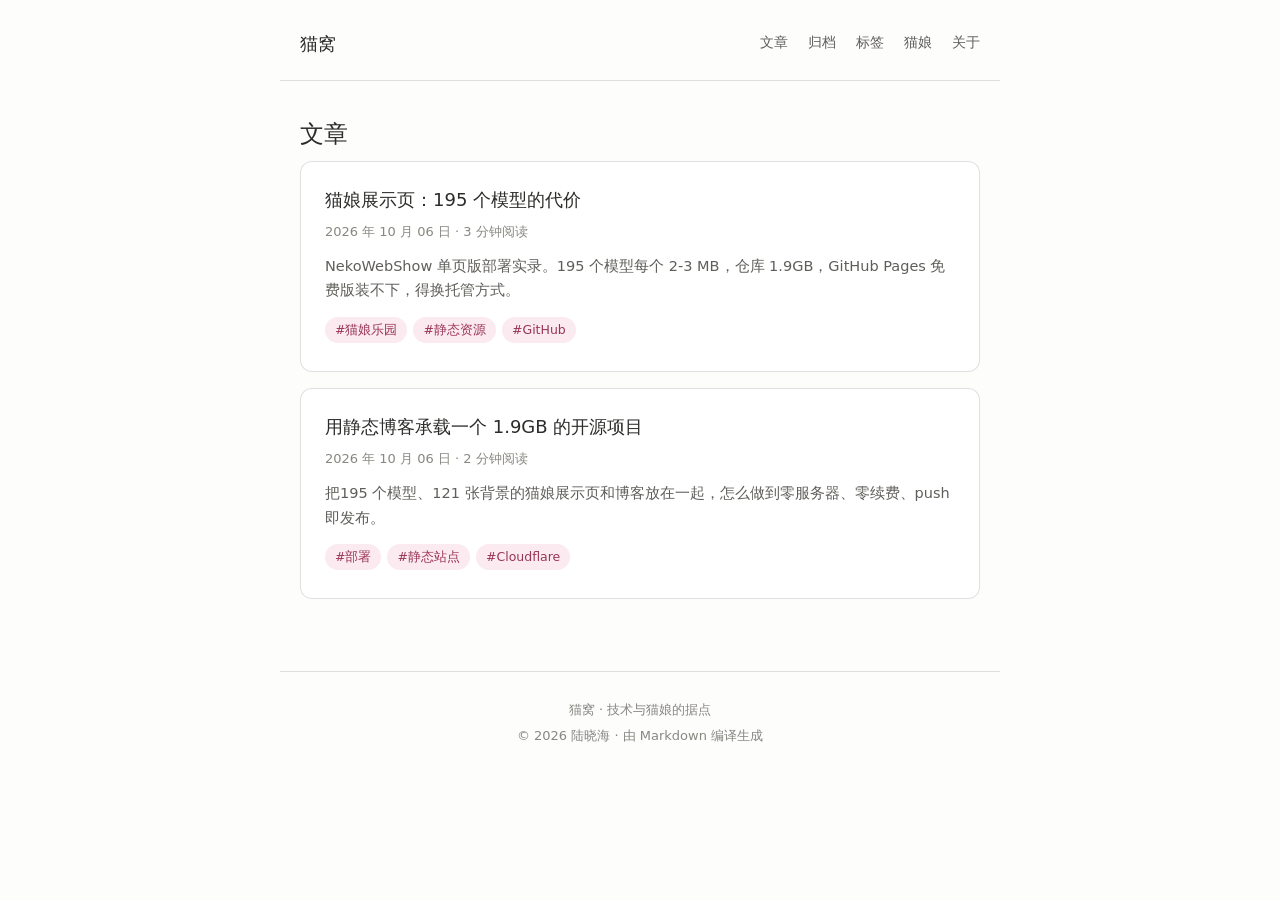
<file: index.html>
<!DOCTYPE html>
<html lang="zh-CN">
<head>
<meta charset="utf-8">
<meta name="viewport" content="width=device-width, initial-scale=1">
<title>文章 · 猫窝</title>
<meta name="description" content="技术与猫娘的据点">
<link rel="stylesheet" href="/css/style.css">
</head>
<body>
<header class="site-head">
  <a class="brand" href="/index.html">猫窝</a>
  <nav>
    <a href="/index.html">文章</a>
    <a href="/archive.html">归档</a>
    <a href="/tags.html">标签</a>
    <a href="/neko.html">猫娘</a>
    <a href="/about.html">关于</a>
  </nav>
</header>
<main class="list-wrap">
  <h1 class="page-title">文章</h1>
      <article class="card">
      <h2><a href="/posts/neko-web-show.html">猫娘展示页：195 个模型的代价</a></h2>
      <p class="card-meta">2026 年 10 月 06 日 · 3 分钟阅读</p>
      <p class="card-sum">NekoWebShow 单页版部署实录。195 个模型每个 2-3 MB，仓库 1.9GB，GitHub Pages 免费版装不下，得换托管方式。</p>
      <p class="card-tags"><span class="tag">#猫娘乐园</span><span class="tag">#静态资源</span><span class="tag">#GitHub</span></p>
    </article>
    <article class="card">
      <h2><a href="/posts/single-serve-static-site.html">用静态博客承载一个 1.9GB 的开源项目</a></h2>
      <p class="card-meta">2026 年 10 月 06 日 · 2 分钟阅读</p>
      <p class="card-sum">把195 个模型、121 张背景的猫娘展示页和博客放在一起，怎么做到零服务器、零续费、push 即发布。</p>
      <p class="card-tags"><span class="tag">#部署</span><span class="tag">#静态站点</span><span class="tag">#Cloudflare</span></p>
    </article>
</main>
<footer class="site-foot">
  <p>猫窝 · 技术与猫娘的据点</p>
  <p>© 2026 陆晓海 · 由 Markdown 编译生成</p>
</footer>
</body>
</html>
</file>
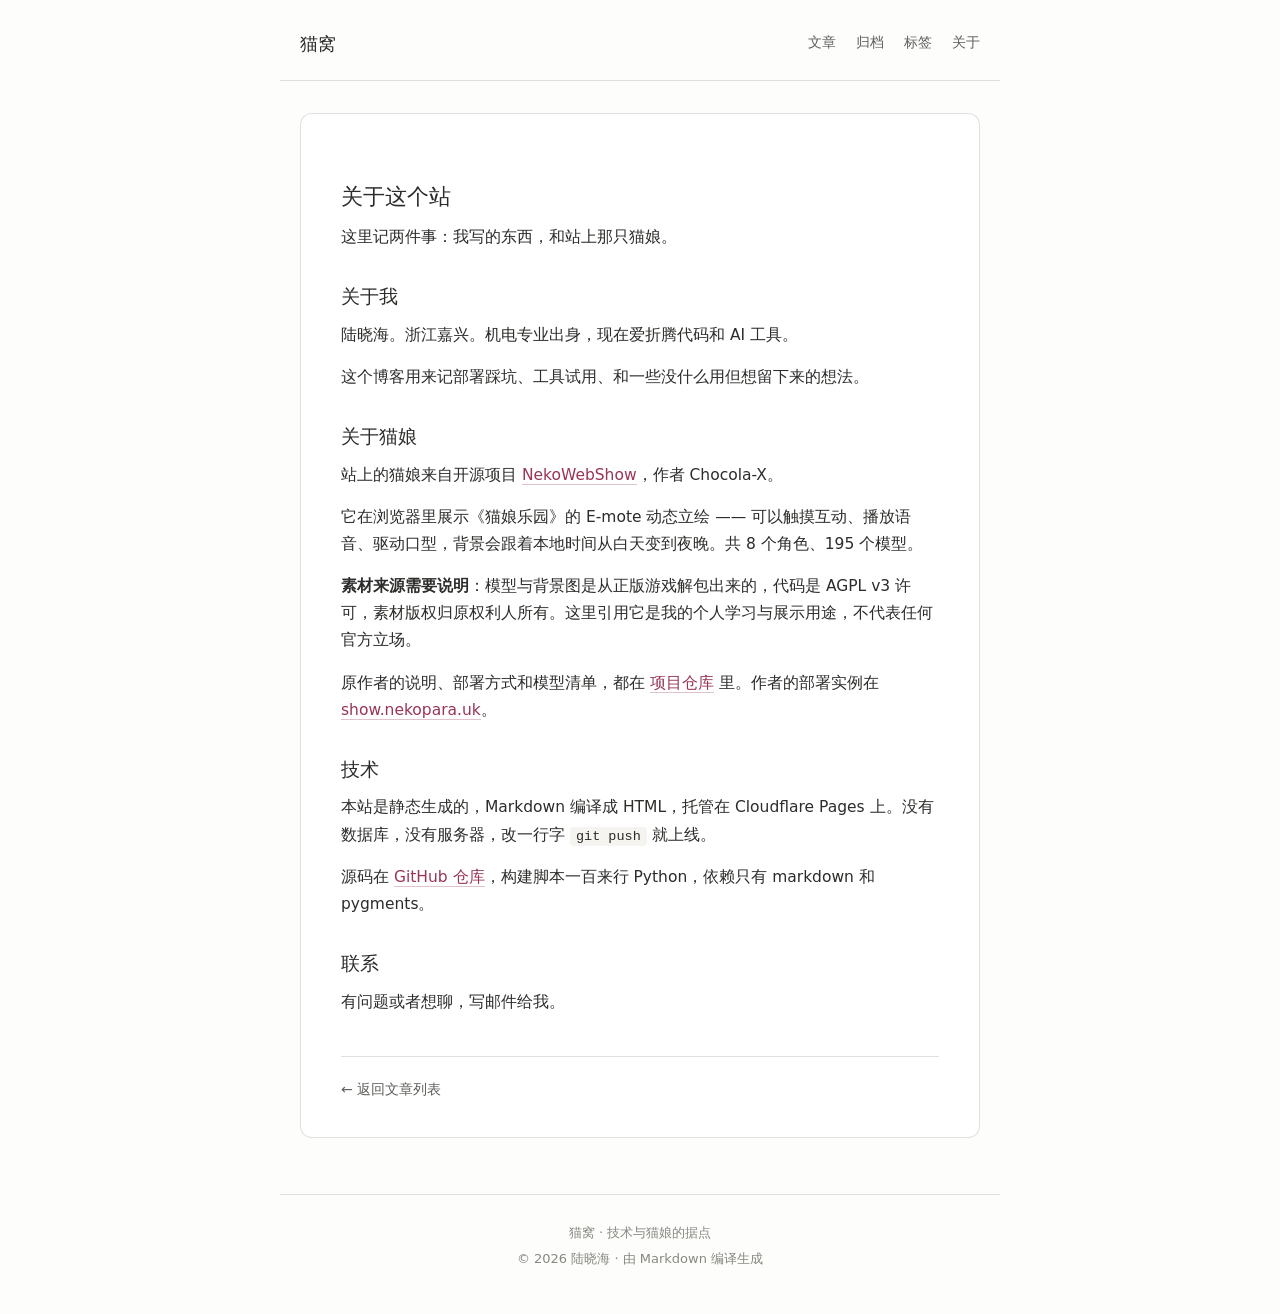
<file: about.html>
<!DOCTYPE html>
<html lang="zh-CN">
<head>
<meta charset="utf-8">
<meta name="viewport" content="width=device-width, initial-scale=1">
<title>关于 · 猫窝</title>
<meta name="description" content="关于猫窝与作者">
<link rel="stylesheet" href="/css/style.css">
</head>
<body>
<header class="site-head">
  <a class="brand" href="/index.html">猫窝</a>
  <nav>
    <a href="/index.html">文章</a>
    <a href="/archive.html">归档</a>
    <a href="/tags.html">标签</a>
    <a href="/about.html">关于</a>
  </nav>
</header>
<main class="post-wrap">
  <article class="post">
    <div class="post-body">
<h1 id="_1">关于这个站</h1>
<p>这里记两件事：我写的东西，和站上那只猫娘。</p>
<h2 id="_2">关于我</h2>
<p>陆晓海。浙江嘉兴。机电专业出身，现在爱折腾代码和 AI 工具。</p>
<p>这个博客用来记部署踩坑、工具试用、和一些没什么用但想留下来的想法。</p>
<h2 id="_3">关于猫娘</h2>
<p>站上的猫娘来自开源项目 <a href="https://github.com/Chocola-X/NekoWebShow">NekoWebShow</a>，作者 Chocola-X。</p>
<p>它在浏览器里展示《猫娘乐园》的 E-mote 动态立绘 —— 可以触摸互动、播放语音、驱动口型，背景会跟着本地时间从白天变到夜晚。共 8 个角色、195 个模型。</p>
<p><strong>素材来源需要说明</strong>：模型与背景图是从正版游戏解包出来的，代码是 AGPL v3 许可，素材版权归原权利人所有。这里引用它是我的个人学习与展示用途，不代表任何官方立场。</p>
<p>原作者的说明、部署方式和模型清单，都在 <a href="https://github.com/Chocola-X/NekoWebShow">项目仓库</a> 里。作者的部署实例在 <a href="https://show.nekopara.uk">show.nekopara.uk</a>。</p>
<h2 id="_4">技术</h2>
<p>本站是静态生成的，Markdown 编译成 HTML，托管在 Cloudflare Pages 上。没有数据库，没有服务器，改一行字 <code>git push</code> 就上线。</p>
<p>源码在 <a href="#">GitHub 仓库</a>，构建脚本一百来行 Python，依赖只有 markdown 和 pygments。</p>
<h2 id="_5">联系</h2>
<p>有问题或者想聊，写邮件给我。</p>
    </div>
    <nav class="post-nav">
      <a href="/index.html">← 返回文章列表</a>
    </nav>
  </article>
</main>
<footer class="site-foot">
  <p>猫窝 · 技术与猫娘的据点</p>
  <p>© 2026 陆晓海 · 由 Markdown 编译生成</p>
</footer>
</body>
</html>
</file>
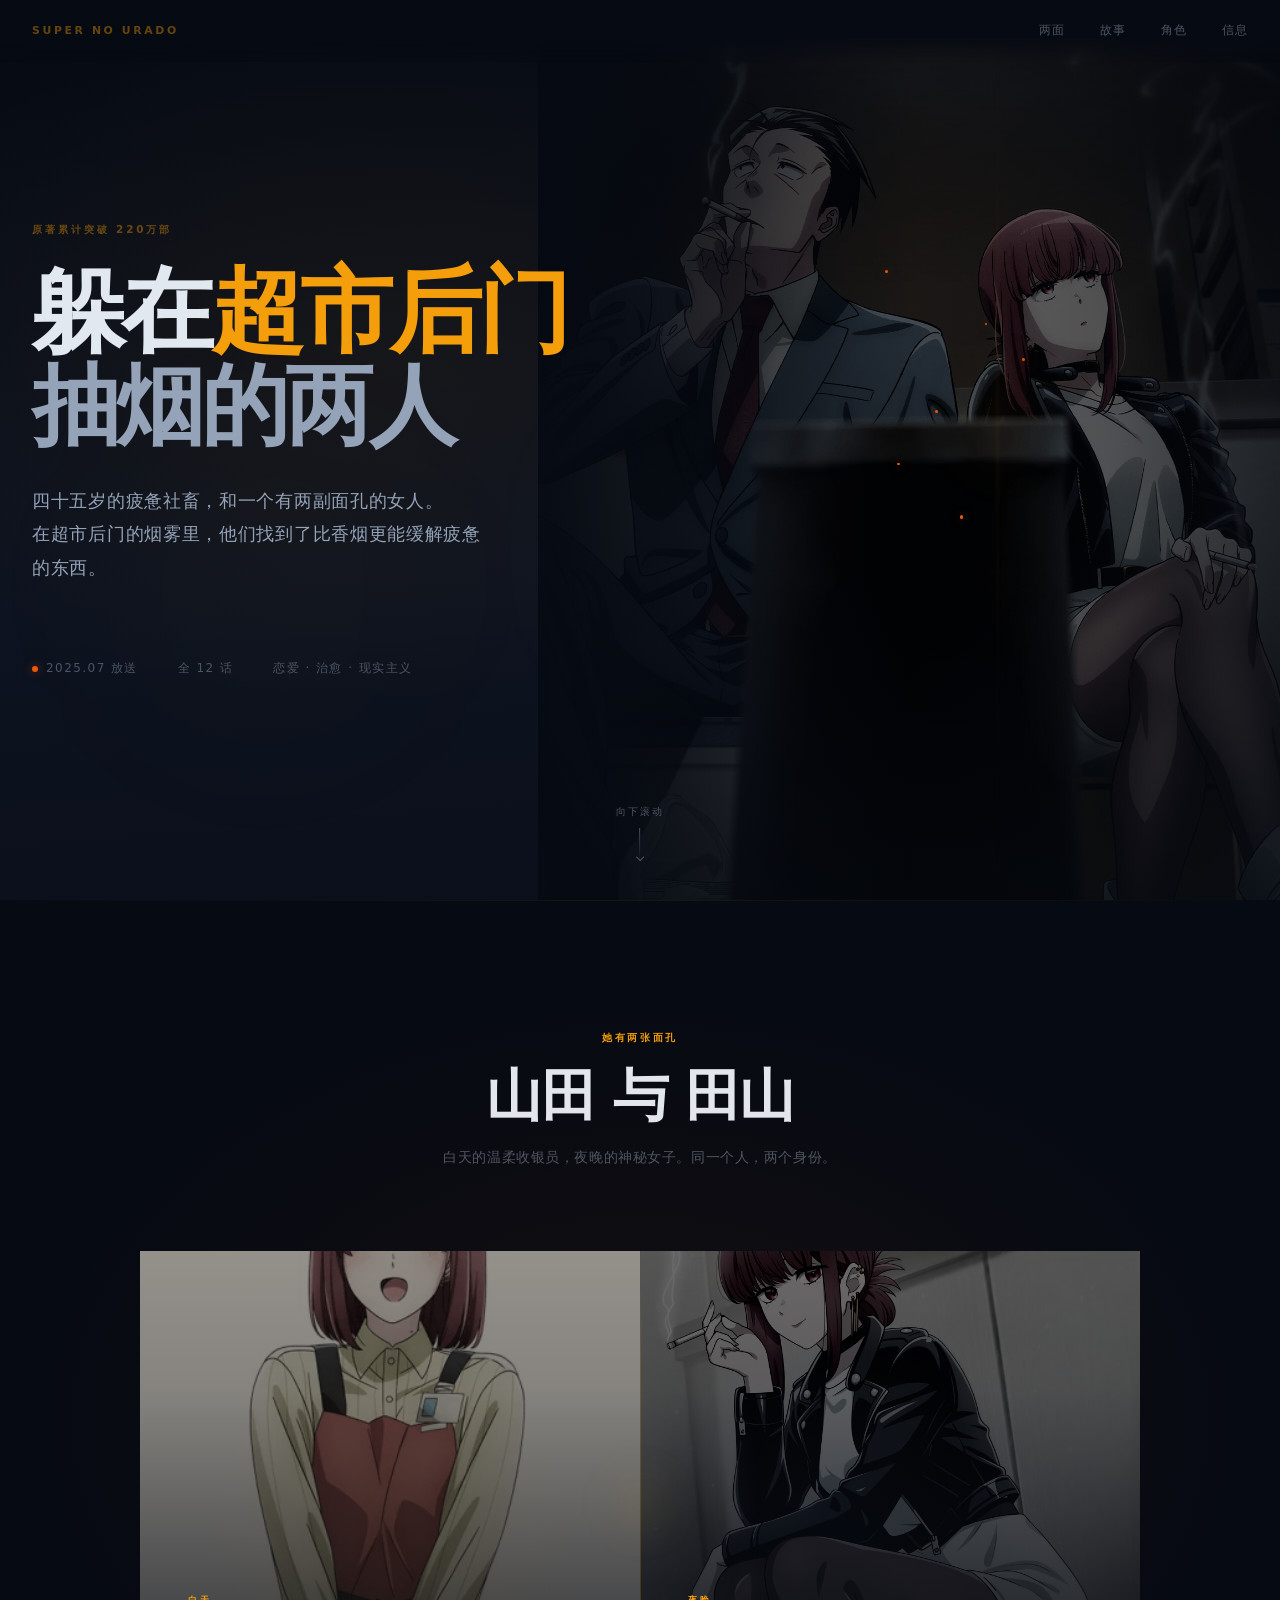
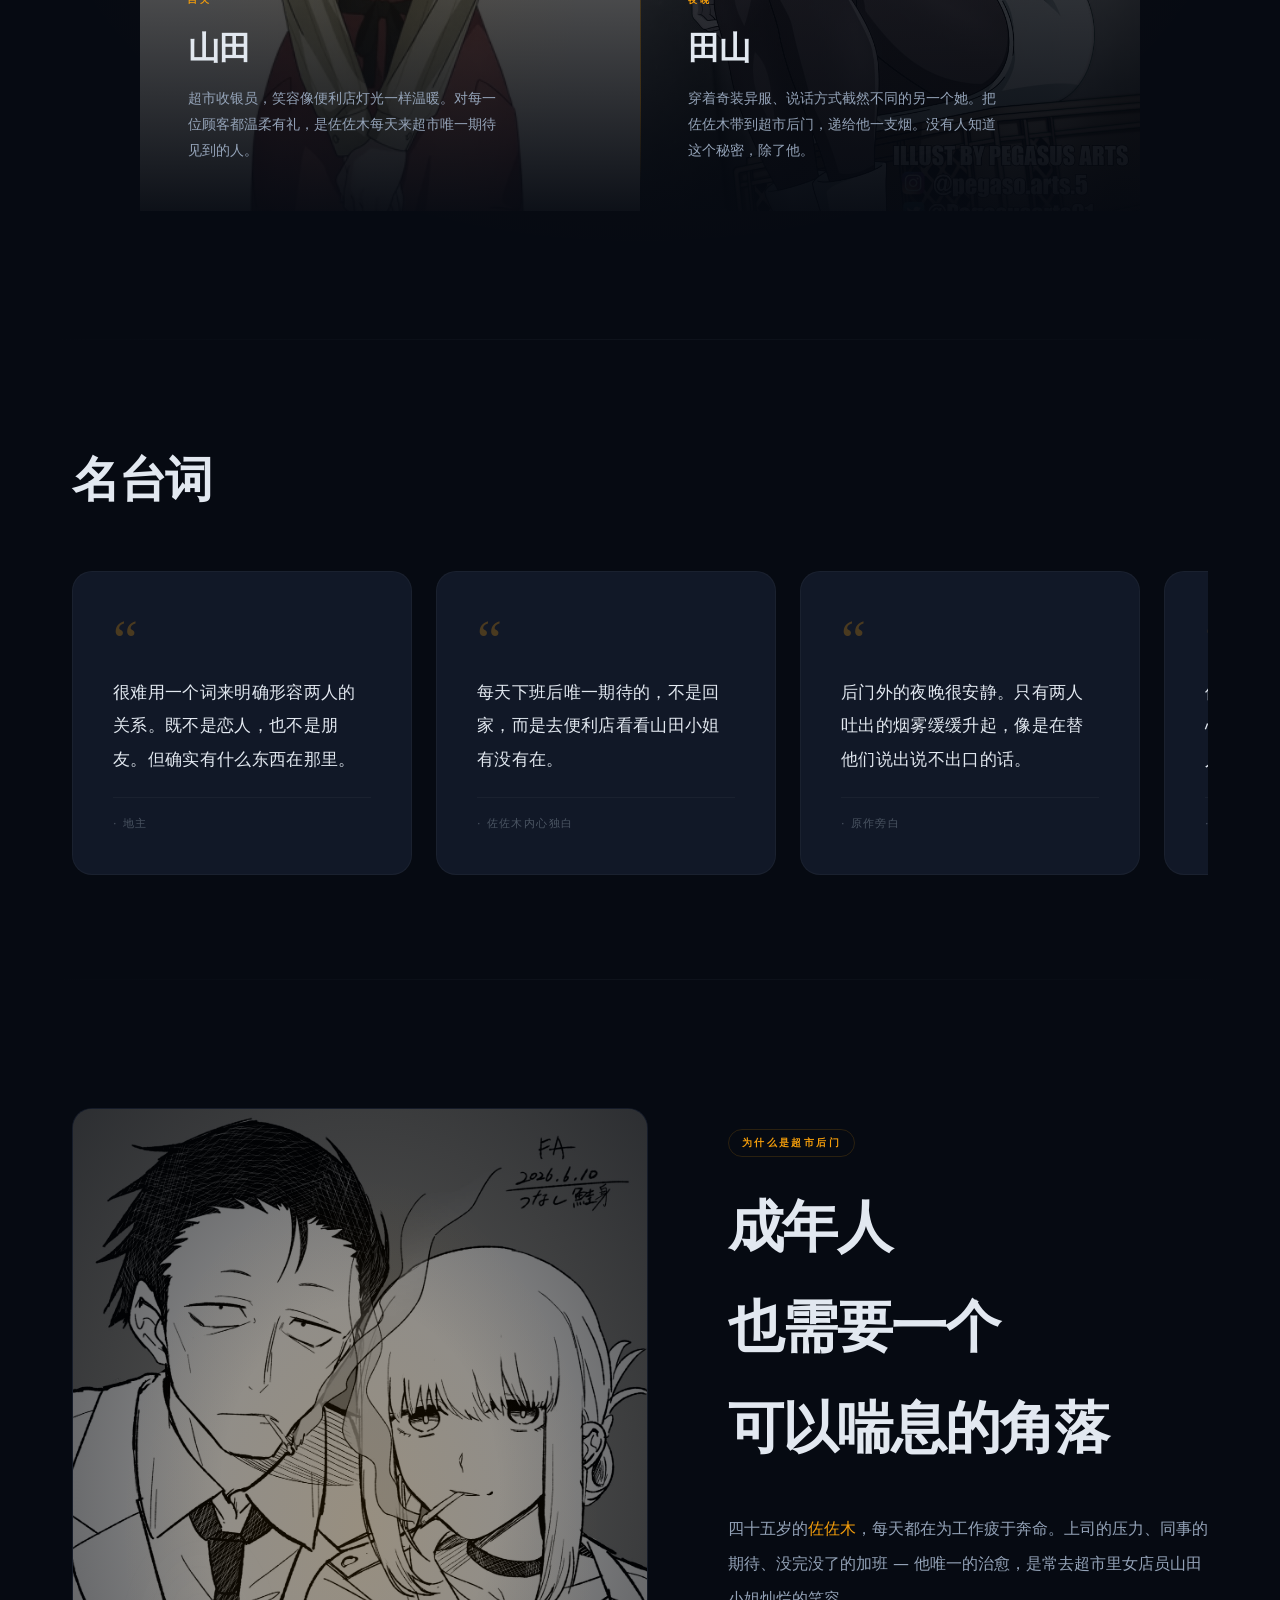
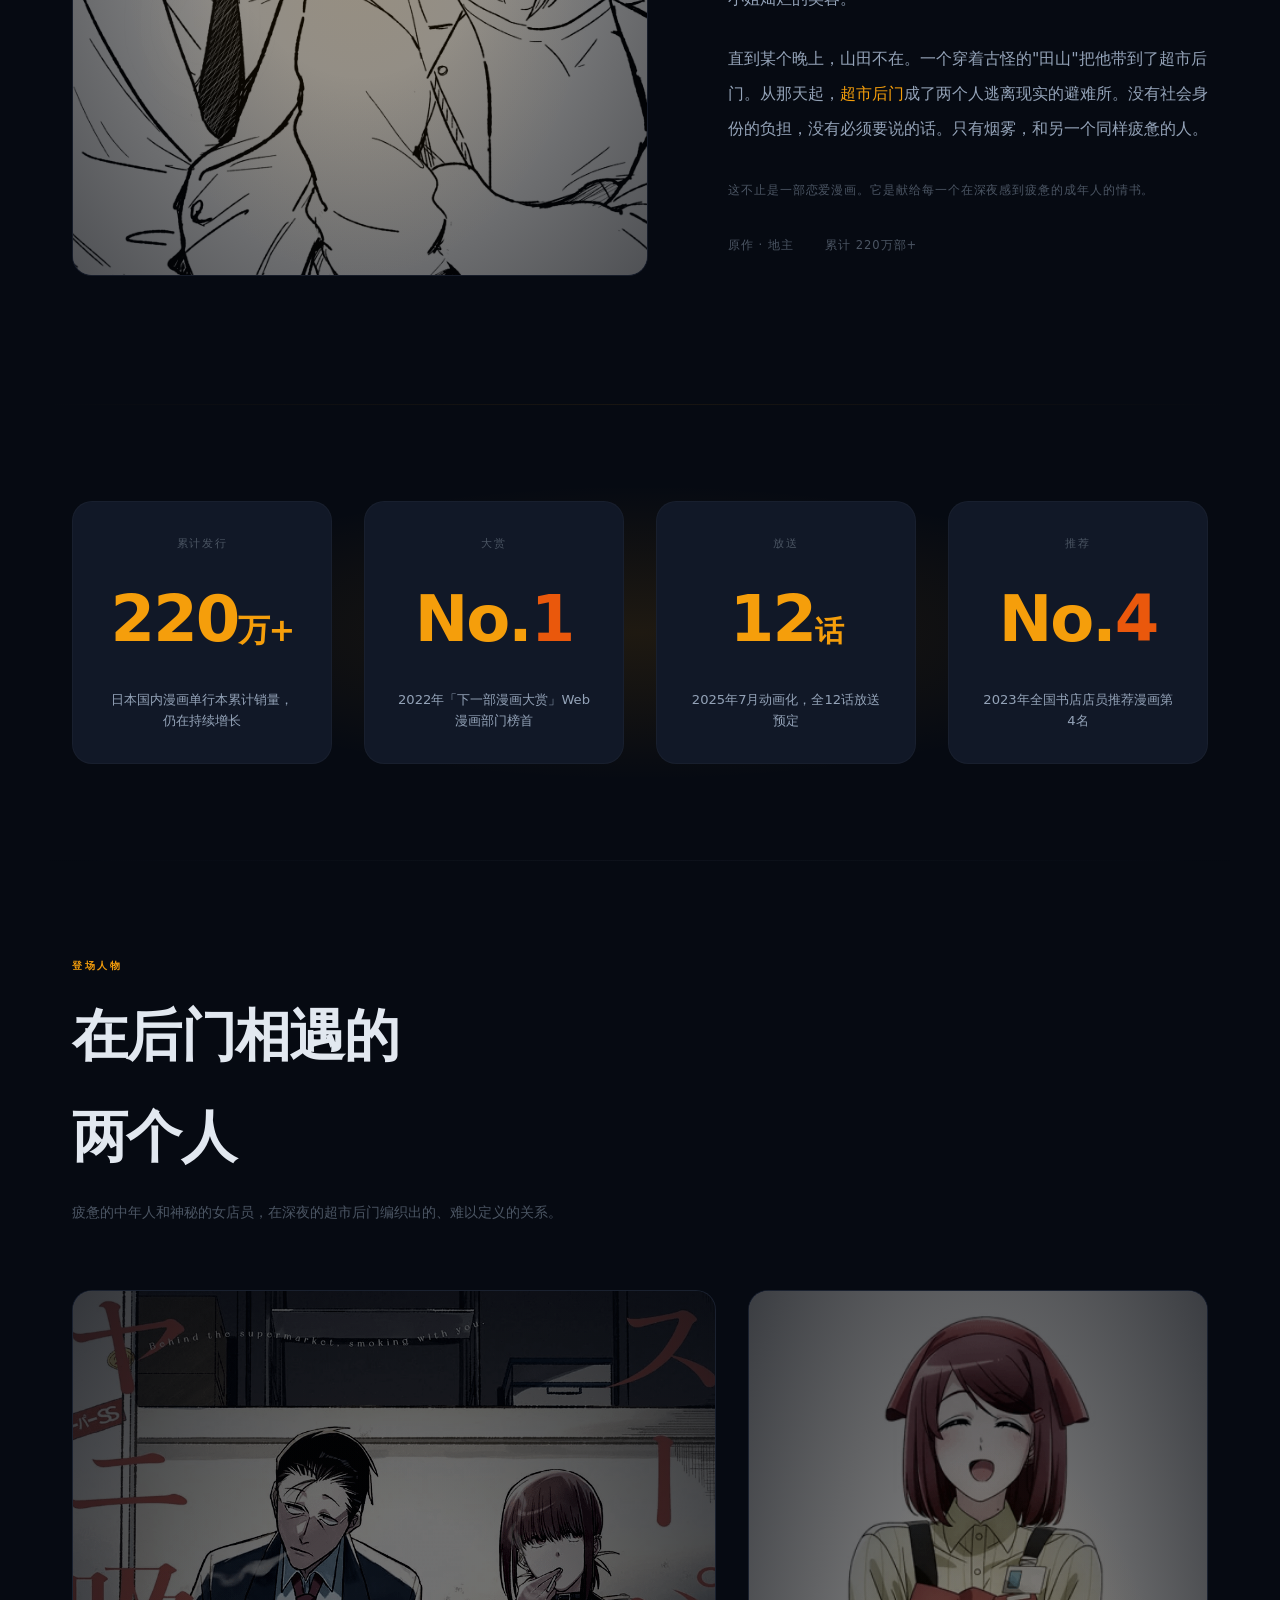
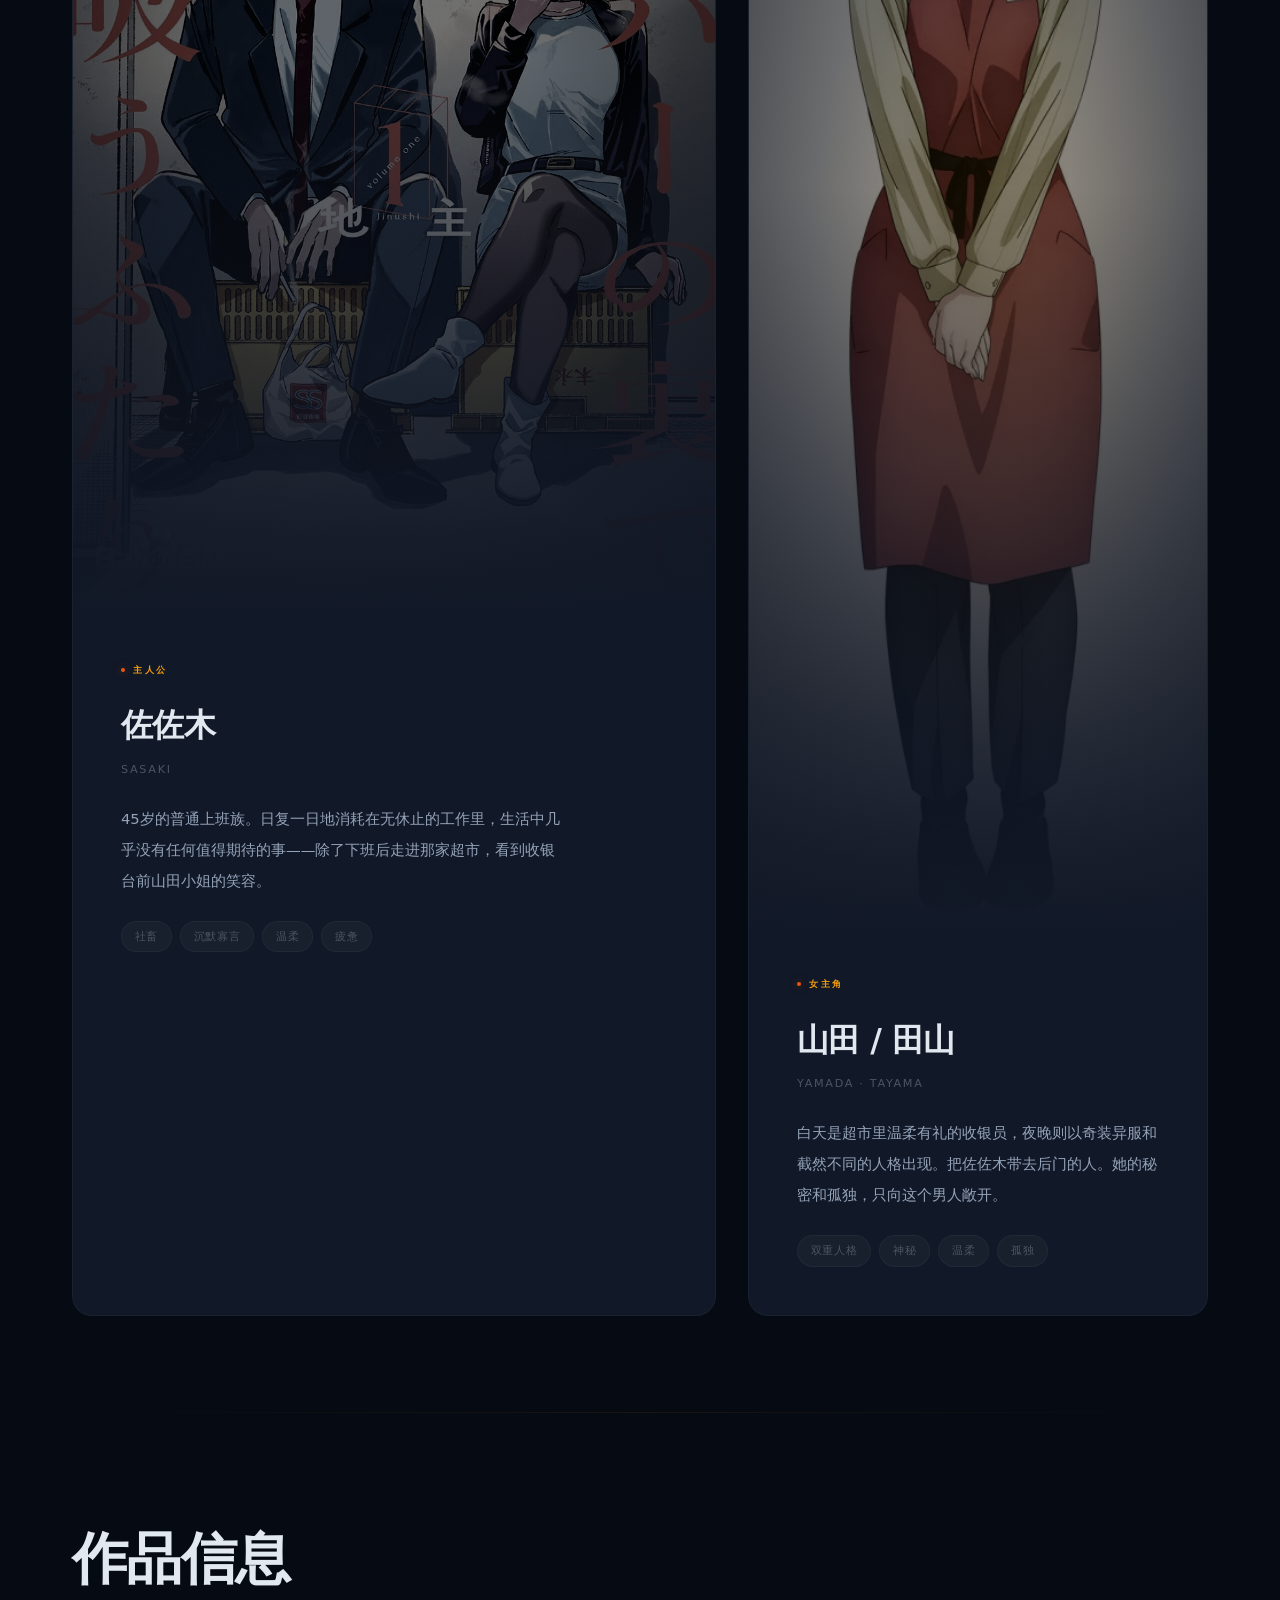
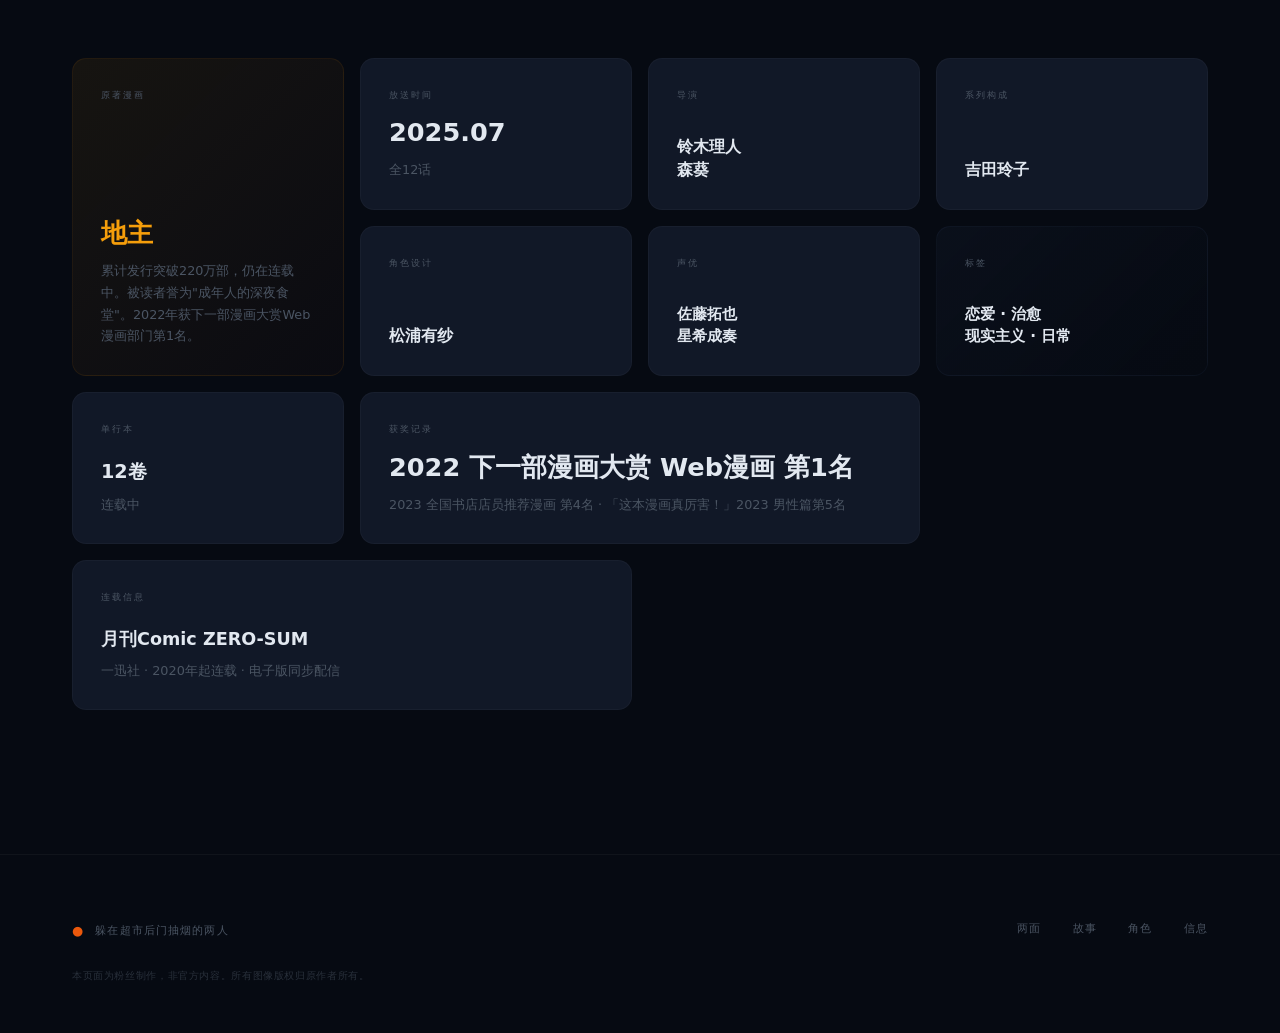
<file: anime-landing.html>
<!DOCTYPE html>
<html lang="zh-CN">
<head>
<meta charset="UTF-8">
<meta name="viewport" content="width=device-width, initial-scale=1.0">
<title>躲在超市后门抽烟的两人</title>
<style>
:root {
  --night: #060a12;
  --night-mid: #0d1320;
  --night-light: #182036;
  --night-card: #111827;
  --night-card-hover: #161f33;
  --warm: #fef3c7;
  --amber: #f59e0b;
  --amber-dim: rgba(245,158,11,.4);
  --ember: #ea580c;
  --ember-dim: rgba(234,88,12,.5);
  --smoke: rgba(255,255,255,.04);
  --text: #e2e8f0;
  --text-2: #94a3b8;
  --text-3: #4b5563;
  --glow-warm: rgba(245,158,11,.1);
  --glow-ember: rgba(234,88,12,.06);
  --cool: rgba(99,130,200,.06);
  --radius: 20px;
}

*,*::before,*::after{margin:0;padding:0;box-sizing:border-box}
html{scroll-behavior:smooth}
body{font-family:"Hiragino Sans","Noto Sans SC","PingFang SC","Microsoft YaHei",system-ui,sans-serif;background:var(--night);color:var(--text);line-height:1.8;overflow-x:hidden;-webkit-font-smoothing:antialiased}

.container{max-width:1200px;margin:0 auto;padding:0 2rem}

/* Reveal system */
.rv{opacity:0;transform:translateY(32px);transition:opacity .8s cubic-bezier(.16,1,.3,1),transform .8s cubic-bezier(.16,1,.3,1)}
.rv.vis{opacity:1;transform:translateY(0)}
.rv-d1{transition-delay:.1s}.rv-d2{transition-delay:.2s}.rv-d3{transition-delay:.3s}
.rv-d4{transition-delay:.4s}.rv-d5{transition-delay:.5s}
@media(prefers-reduced-motion:reduce){.rv{opacity:1;transform:none;transition:none}}

/* Keyframes */
@keyframes fadeUp{from{opacity:0;transform:translateY(40px)}to{opacity:1;transform:translateY(0)}}
@keyframes fadeIn{from{opacity:0}to{opacity:1}}
@keyframes smokeDrift{0%,100%{transform:translate(0,0) scale(1);opacity:.2}25%{transform:translate(60px,-25px) scale(1.1);opacity:.35}50%{transform:translate(-30px,-55px) scale(1.05);opacity:.15}75%{transform:translate(20px,-15px) scale(1.08);opacity:.3}}
@keyframes smokeDrift2{0%,100%{transform:translate(0,0) scale(1);opacity:.15}50%{transform:translate(-50px,-35px) scale(1.15);opacity:.3}}
@keyframes smokeRise{0%{transform:translateY(0) scaleX(1);opacity:.5}100%{transform:translateY(-120px) scaleX(2.5);opacity:0}}
@keyframes warmPulse{0%,100%{opacity:.4}50%{opacity:.85}}
@keyframes lineGrow{from{transform:scaleX(0)}to{transform:scaleX(1)}}
@keyframes emberFloat{0%,100%{transform:translateY(0) scale(1);opacity:.5}50%{transform:translateY(-28px) scale(1.2);opacity:1}}
@keyframes emberFloat2{0%,100%{transform:translateY(0) scale(1);opacity:.3}50%{transform:translateY(-40px) scale(1.3);opacity:.7}}
@keyframes countUp{from{opacity:0;transform:translateY(16px)}to{opacity:1;transform:translateY(0)}}
@keyframes scrollHint{0%,100%{opacity:.5;transform:translateY(0)}50%{opacity:1;transform:translateY(8px)}}
@keyframes breathe{0%,100%{transform:scale(1);opacity:.25}50%{transform:scale(1.04);opacity:.45}}
@keyframes dividerGlow{0%,100%{opacity:.3}50%{opacity:.7}}
@keyframes floatIn{from{opacity:0;transform:translateX(-20px)}to{opacity:1;transform:translateX(0)}}

@media(prefers-reduced-motion:reduce){*,*::before,*::after{animation-duration:.01ms!important;animation-iteration-count:1!important;transition-duration:.01ms!important}}

/* Nav */
nav{position:fixed;top:0;left:0;right:0;z-index:100;display:flex;justify-content:space-between;align-items:center;padding:1.25rem 2rem;background:linear-gradient(to bottom,rgba(6,10,18,.97) 60%,transparent);backdrop-filter:blur(12px);-webkit-backdrop-filter:blur(12px);max-height:64px}
.nav-logo{font-size:.68rem;letter-spacing:.24em;color:var(--amber-dim);font-weight:600;text-transform:uppercase}
.nav-links{display:flex;gap:2.2rem}
.nav-links a{color:var(--text-3);text-decoration:none;font-size:.75rem;letter-spacing:.08em;transition:color .3s;position:relative}
.nav-links a:hover{color:var(--amber-dim)}
.nav-links a::after{content:'';position:absolute;bottom:-5px;left:0;width:0;height:1px;background:var(--amber);transition:width .3s}
.nav-links a:hover::after{width:100%}

/* ════════ HERO ════════ */
.hero{position:relative;min-height:100dvh;display:flex;align-items:center;overflow:hidden}
.hero-bg{position:absolute;inset:0;background:radial-gradient(ellipse 70% 60% at 30% 40%,rgba(245,158,11,.05) 0%,transparent 65%),radial-gradient(ellipse 50% 50% at 75% 35%,rgba(255,255,255,.025) 0%,transparent 55%),linear-gradient(175deg,var(--night) 0%,var(--night-mid) 60%,#0a0f1a 100%)}
.hero-smoke{position:absolute;border-radius:50%;filter:blur(100px);pointer-events:none;z-index:1}
.hero-smoke.a{width:650px;height:650px;background:radial-gradient(circle,rgba(255,255,255,.04),transparent 65%);top:0;right:5%;animation:smokeDrift 24s ease-in-out infinite}
.hero-smoke.b{width:450px;height:450px;background:radial-gradient(circle,rgba(245,158,11,.035),transparent 60%);bottom:10%;left:3%;animation:smokeDrift2 30s ease-in-out infinite}
.hero-smoke.c{width:550px;height:550px;background:radial-gradient(circle,rgba(255,255,255,.02),transparent 70%);top:30%;left:40%;animation:smokeDrift 28s ease-in-out infinite 6s}

.hero-img-wrap{position:absolute;right:0;top:0;bottom:0;width:58%;z-index:1;overflow:hidden}
.hero-img-wrap img{width:100%;height:100%;object-fit:cover;object-position:center 25%;filter:grayscale(.3) brightness(.5) contrast(1.15)}
.hero-img-wrap::after{content:'';position:absolute;inset:0;background:linear-gradient(to right,rgba(6,10,18,.95) 0%,rgba(6,10,18,.6) 25%,rgba(6,10,18,.15) 50%,rgba(6,10,18,.45) 100%);z-index:2}
.hero-img-mask{position:absolute;inset:0;background:radial-gradient(ellipse 65% 65% at 55% 45%,transparent 35%,rgba(6,10,18,.7) 100%);z-index:3}
.hero-embers{position:absolute;top:30%;right:28%;width:250px;height:350px;z-index:4;pointer-events:none}
.hero-embers span{position:absolute;width:3px;height:3px;background:var(--ember);border-radius:50%;box-shadow:0 0 10px var(--ember-dim);animation:emberFloat 4s ease-in-out infinite}
.hero-embers span:nth-child(1){top:0;left:25%;animation-delay:0s;animation-duration:3.2s}
.hero-embers span:nth-child(2){top:15%;left:65%;animation-delay:1s;animation-duration:4.5s;width:2px;height:2px}
.hero-embers span:nth-child(3){top:40%;left:45%;animation-delay:2s;animation-duration:3.8s}
.hero-embers span:nth-child(4){top:55%;left:30%;animation-delay:.5s;animation-duration:4s;width:2.5px;height:2.5px}
.hero-embers span:nth-child(5){top:25%;left:80%;animation-delay:1.8s;animation-duration:5s}
.hero-embers span:nth-child(6){top:70%;left:55%;animation-delay:2.8s;animation-duration:3.5s;width:3.5px;height:3.5px}

/* Light pole beam */
.hero-light{position:absolute;right:22%;top:0;bottom:0;width:1px;background:linear-gradient(to bottom,transparent 0%,rgba(245,158,11,.08) 35%,rgba(245,158,11,.12) 48%,rgba(245,158,11,.08) 62%,transparent 100%);filter:blur(1.5px);z-index:2}
.hero-light::after{content:'';position:absolute;top:38%;right:-50px;width:100px;height:150px;background:radial-gradient(ellipse,rgba(245,158,11,.05),transparent 70%);filter:blur(25px)}

.hero-content{position:relative;z-index:5;max-width:640px;padding-left:2rem}
.hero-eyebrow{font-size:.65rem;letter-spacing:.28em;color:var(--amber-dim);text-transform:uppercase;margin-bottom:1.5rem;font-weight:600;animation:fadeIn 1s cubic-bezier(.16,1,.3,1) .1s forwards;opacity:0}
.hero-title{font-size:clamp(3.2rem,7.5vw,5.8rem);font-weight:900;line-height:1.05;letter-spacing:-.04em;color:var(--text);animation:fadeUp 1s cubic-bezier(.16,1,.3,1) .2s forwards;opacity:0}
.hero-title .line2{display:block;color:var(--text-2);font-size:.95em;font-weight:800}
.hero-title .glow{color:var(--amber);font-weight:900}
.hero-sub{font-size:clamp(.9rem,1.6vw,1.1rem);color:var(--text-2);margin-top:2rem;font-weight:300;letter-spacing:.04em;line-height:1.9;max-width:460px;animation:fadeUp 1s cubic-bezier(.16,1,.3,1) .4s forwards;opacity:0}
.hero-rule{width:64px;height:1px;background:var(--amber);margin-top:2.5rem;transform-origin:left;animation:lineGrow 1s cubic-bezier(.16,1,.3,1) .6s forwards,warmPulse 3s ease-in-out 1.8s infinite;opacity:0}
.hero-meta{margin-top:2rem;display:flex;gap:2.5rem;flex-wrap:wrap;font-size:.75rem;color:var(--text-3);letter-spacing:.12em;animation:fadeUp 1s cubic-bezier(.16,1,.3,1) .75s forwards;opacity:0}
.hero-meta span{display:flex;align-items:center;gap:.5rem}
.hero-ember-dot{width:6px;height:6px;background:var(--ember);border-radius:50%;box-shadow:0 0 10px var(--ember-dim);animation:warmPulse 1.5s ease-in-out infinite}

.scroll-hint{position:absolute;bottom:2.5rem;left:50%;transform:translateX(-50%);z-index:5;display:flex;flex-direction:column;align-items:center;gap:.5rem;animation:scrollHint 2s ease-in-out infinite}
.scroll-hint span{font-size:.6rem;letter-spacing:.2em;color:var(--text-3);text-transform:uppercase}
.scroll-hint .arrow{width:1px;height:32px;background:linear-gradient(to bottom,var(--text-3),transparent);position:relative}
.scroll-hint .arrow::after{content:'';position:absolute;bottom:0;left:50%;transform:translateX(-50%);width:6px;height:6px;border-right:1px solid var(--text-3);border-bottom:1px solid var(--text-3);transform:translateX(-50%) rotate(45deg)}

/* ════════ DIVIDERS ════════ */
.section-divider{height:1px;background:linear-gradient(to right,transparent,var(--text-3),transparent);opacity:.12;max-width:1200px;margin:0 auto}
.section-divider.amber{background:linear-gradient(to right,transparent,var(--amber-dim),transparent);opacity:.2;animation:dividerGlow 4s ease-in-out infinite}
.section-divider.wide{max-width:100%}

/* ════════ TWO FACES ════════ */
.two-faces{position:relative;padding:8rem 0;overflow:hidden}
.two-faces::before{content:'';position:absolute;inset:0;background:radial-gradient(ellipse 70% 60% at 50% 50%,var(--glow-ember),transparent 70%)}
.two-faces-hd{text-align:center;margin-bottom:5rem}
.two-faces-hd .label{font-size:.6rem;letter-spacing:.28em;color:var(--amber);text-transform:uppercase;font-weight:600;margin-bottom:1rem}
.two-faces-hd h2{font-size:clamp(2rem,4.5vw,3.5rem);font-weight:800;letter-spacing:-.03em;line-height:1.2}
.two-faces-hd p{color:var(--text-3);font-size:.9rem;margin-top:1rem;letter-spacing:.04em}
.faces-split{display:grid;grid-template-columns:1fr 1fr;gap:0;min-height:560px;max-width:1000px;margin:0 auto;position:relative}
.face-panel{position:relative;overflow:hidden;display:flex;flex-direction:column;justify-content:flex-end;padding:3rem;min-height:560px}
.face-panel img{position:absolute;inset:0;width:100%;height:100%;object-fit:cover}
.face-panel .face-overlay{position:absolute;inset:0;z-index:2}
.face-panel .face-text{position:relative;z-index:3;padding-top:55%}
.face-panel.left img{filter:grayscale(.25) brightness(.55) sepia(.15);object-position:center 20%}
.face-panel.left .face-overlay{background:linear-gradient(to top,rgba(6,10,18,.95) 0%,rgba(6,10,18,.5) 40%,rgba(6,10,18,.1) 75%,transparent 100%),radial-gradient(ellipse at 50% 60%,rgba(245,158,11,.08),transparent 55%)}
.face-panel.right img{filter:grayscale(.55) brightness(.45) contrast(1.15) hue-rotate(-15deg);object-position:center 35%}
.face-panel.right .face-overlay{background:linear-gradient(to top,rgba(6,10,18,.95) 0%,rgba(6,10,18,.6) 40%,rgba(6,10,18,.15) 75%,transparent 100%),radial-gradient(ellipse at 40% 50%,rgba(99,130,200,.06),transparent 50%)}
.face-splitter{position:absolute;left:50%;top:0;bottom:0;width:1px;z-index:10;pointer-events:none}
.face-splitter .line{position:absolute;inset:0;background:linear-gradient(to bottom,transparent 5%,var(--amber-dim) 20%,var(--amber-dim) 80%,transparent 95%);opacity:.5}
.face-splitter .smoke-knot{position:absolute;top:45%;left:50%;transform:translate(-50%,-50%);width:80px;height:80px;background:radial-gradient(circle,rgba(245,158,11,.08),transparent 70%);filter:blur(20px);animation:breathe 4s ease-in-out infinite}
.face-label{font-size:.58rem;letter-spacing:.3em;color:var(--amber);text-transform:uppercase;font-weight:600;margin-bottom:.75rem}
.face-name{font-size:2rem;font-weight:800;letter-spacing:-.02em;margin-bottom:.5rem}
.face-desc{font-size:.85rem;color:var(--text-2);max-width:320px;line-height:1.9}

/* ════════ QUOTES CAROUSEL ════════ */
.quotes-carousel{padding:6rem 0}
.quotes-carousel .container{overflow:hidden}
.quotes-carousel h2{font-size:clamp(1.8rem,4vw,3rem);font-weight:800;letter-spacing:-.03em;margin-bottom:3rem}
.quotes-track{display:flex;gap:1.5rem;overflow-x:auto;scroll-snap-type:x mandatory;scrollbar-width:thin;scrollbar-color:var(--text-3) transparent;padding-bottom:.5rem;-webkit-overflow-scrolling:touch}
.quotes-track::-webkit-scrollbar{height:4px}
.quotes-track::-webkit-scrollbar-track{background:transparent}
.quotes-track::-webkit-scrollbar-thumb{background:var(--text-3);border-radius:4px}
.quote-card{flex:0 0 340px;scroll-snap-align:start;background:var(--night-card);border:1px solid rgba(255,255,255,.04);border-radius:var(--radius);padding:2.5rem;transition:border-color .3s,transform .3s}
.quote-card:hover{border-color:rgba(245,158,11,.12);transform:translateY(-2px)}
.quote-card .q-mark{font-size:3.5rem;color:var(--amber);opacity:.25;line-height:1;margin-bottom:.5rem;font-family:Georgia,serif}
.quote-card .q-text{font-size:1.05rem;color:var(--text);line-height:2;font-weight:300;letter-spacing:.02em}
.quote-card .q-from{margin-top:1.25rem;font-size:.7rem;color:var(--text-3);letter-spacing:.12em;padding-top:1rem;border-top:1px solid rgba(255,255,255,.04)}

/* ════════ STORY ════════ */
.story{position:relative;padding:8rem 0}
.story-grid{display:grid;grid-template-columns:1.2fr 1fr;gap:5rem;align-items:center}
.story-visual{position:relative;aspect-ratio:3/4;background:var(--night-mid);border-radius:var(--radius);overflow:hidden;border:1px solid rgba(255,255,255,.04)}
.story-visual img{width:100%;height:100%;object-fit:cover;filter:grayscale(.45) brightness(.55) contrast(1.08);transition:transform 1.5s cubic-bezier(.16,1,.3,1),filter 1s ease}
.story-visual:hover img{transform:scale(1.04);filter:grayscale(.2) brightness(.6) contrast(1.12)}
.story-visual .vignette{position:absolute;inset:0;background:radial-gradient(ellipse 80% 80% at 50% 50%,transparent 30%,rgba(6,10,18,.55) 100%);z-index:2}
.story-visual .amber-wash{position:absolute;inset:0;background:radial-gradient(ellipse at 50% 55%,var(--glow-warm),transparent 60%);z-index:3;pointer-events:none}
.story-visual .floating-smoke{position:absolute;bottom:20%;left:10%;width:140px;height:200px;background:radial-gradient(ellipse,rgba(255,255,255,.035),transparent 70%);filter:blur(18px);animation:smokeDrift 18s ease-in-out infinite;z-index:4}

.story-text h2{font-size:clamp(2rem,4.5vw,3.5rem);font-weight:800;letter-spacing:-.03em;margin-bottom:2rem}
.story-text .tag{display:inline-block;font-size:.6rem;letter-spacing:.25em;color:var(--amber);text-transform:uppercase;font-weight:600;margin-bottom:1.2rem;padding:.3rem .8rem;border:1px solid rgba(245,158,11,.15);border-radius:100px}
.story-text p{font-size:1rem;color:var(--text-2);max-width:480px;line-height:2.2}
.story-text p+p{margin-top:1.5rem}
.story-text .story-highlight{color:var(--amber);font-weight:500}
.story-text .story-meta{margin-top:2rem;display:flex;gap:2rem;font-size:.72rem;color:var(--text-3);letter-spacing:.08em}

/* ════════ COUNTERS ════════ */
.counters{padding:6rem 0;position:relative}
.counters::before{content:'';position:absolute;inset:0;background:radial-gradient(ellipse 60% 50% at 50% 50%,var(--glow-warm),transparent 65%)}
.counters-grid{display:grid;grid-template-columns:repeat(4,1fr);gap:2rem;position:relative}
.counter-item{text-align:center;padding:2rem;background:var(--night-card);border-radius:var(--radius);border:1px solid rgba(255,255,255,.03);transition:border-color .4s,transform .4s}
.counter-item:hover{border-color:rgba(245,158,11,.15);transform:translateY(-3px)}
.counter-num{font-size:clamp(2.5rem,5vw,4rem);font-weight:900;color:var(--amber);letter-spacing:-.03em;animation:countUp .8s cubic-bezier(.16,1,.3,1) forwards;opacity:0}
.counter-item:nth-child(1) .counter-num{animation-delay:.1s}
.counter-item:nth-child(2) .counter-num{animation-delay:.25s}
.counter-item:nth-child(3) .counter-num{animation-delay:.4s}
.counter-item:nth-child(4) .counter-num{animation-delay:.55s}
.counter-unit{font-size:.7rem;letter-spacing:.15em;color:var(--text-3);text-transform:uppercase;font-weight:500;margin-bottom:.5rem}
.counter-desc{font-size:.82rem;color:var(--text-2);margin-top:.75rem;line-height:1.6}

.char-card-sasaki{overflow:hidden;padding:0;display:grid;grid-template-columns:1fr;grid-template-rows:minmax(200px,auto) 1fr}
.char-card-sasaki .sasaki-img-wrap{position:relative;overflow:hidden;min-height:200px}
.char-card-sasaki .sasaki-img-wrap img{width:100%;height:100%;object-fit:cover;object-position:center 20%;filter:grayscale(.5) brightness(.45) contrast(1.15);transition:filter 1s ease}
.char-card-sasaki:hover .sasaki-img-wrap img{filter:grayscale(.35) brightness(.5) contrast(1.1)}
.char-card-sasaki .sasaki-img-wrap .img-vignette{position:absolute;inset:0;background:radial-gradient(ellipse 70% 70% at 50% 45%,transparent 30%,rgba(6,10,18,.6) 100%);z-index:2}
.char-card-sasaki .sasaki-img-wrap .img-glow{position:absolute;inset:0;background:radial-gradient(ellipse at 45% 50%,rgba(99,130,200,.04),transparent 55%);z-index:3;pointer-events:none}
.char-card-sasaki .sasaki-img-wrap .img-fade{position:absolute;bottom:0;left:0;right:0;height:60%;background:linear-gradient(to top,var(--night-card),transparent);z-index:4}

/* ════════ CHARACTERS ════════ */
.chars{padding:6rem 0}
.chars-hd{margin-bottom:4rem}
.chars-hd .label{font-size:.6rem;letter-spacing:.28em;color:var(--amber);text-transform:uppercase;font-weight:600;margin-bottom:.75rem}
.chars-hd h2{font-size:clamp(2rem,4.5vw,3.5rem);font-weight:800;letter-spacing:-.03em}
.chars-hd p{color:var(--text-3);font-size:.9rem;margin-top:.75rem}
.char-grid{display:grid;grid-template-columns:7fr 5fr;gap:2rem}
.char-card{background:var(--night-card);border-radius:var(--radius);border:1px solid rgba(255,255,255,.04);position:relative;overflow:hidden;transition:transform .5s cubic-bezier(.16,1,.3,1),border-color .4s}
.char-card:hover{transform:translateY(-3px);border-color:rgba(245,158,11,.1)}
.char-card .card-aura{position:absolute;top:-25%;right:-15%;width:280px;height:280px;border-radius:50%;filter:blur(80px);opacity:.35;pointer-events:none}
.char-card .card-aura.cool{background:rgba(99,130,200,.05)}
.char-card .card-aura.warm{background:rgba(245,158,11,.05)}
.char-card-body{padding:3rem;position:relative}
.char-role{font-size:.58rem;letter-spacing:.28em;color:var(--amber);text-transform:uppercase;font-weight:600;margin-bottom:1.2rem;display:flex;align-items:center;gap:.5rem}
.char-role .dot{width:4px;height:4px;border-radius:50%;background:var(--ember);box-shadow:0 0 8px var(--ember-dim)}
.char-name-big{font-size:2rem;font-weight:800;letter-spacing:-.02em;margin-bottom:.3rem}
.char-name-sub{font-size:.7rem;color:var(--text-3);letter-spacing:.15em;text-transform:uppercase;margin-bottom:1.5rem}
.char-desc{font-size:.92rem;color:var(--text-2);line-height:2.1;max-width:440px}
.char-traits{margin-top:1.5rem;display:flex;flex-wrap:wrap;gap:.5rem}
.char-traits span{font-size:.7rem;padding:.3rem .8rem;border-radius:100px;background:rgba(255,255,255,.03);color:var(--text-3);letter-spacing:.06em;border:1px solid rgba(255,255,255,.04)}

.char-card-yamada{overflow:hidden;padding:0;display:grid;grid-template-columns:1fr;grid-template-rows:minmax(240px,auto) 1fr}
.char-card-yamada .yamada-img-wrap{position:relative;overflow:hidden;min-height:240px}
.char-card-yamada .yamada-img-wrap img{width:100%;height:100%;object-fit:cover;object-position:center 22%;filter:grayscale(.35) brightness(.5) contrast(1.1);transition:filter 1s ease}
.char-card-yamada:hover .yamada-img-wrap img{filter:grayscale(.15) brightness(.55) contrast(1.15)}
.char-card-yamada .yamada-img-wrap .img-vignette{position:absolute;inset:0;background:radial-gradient(ellipse 70% 70% at 50% 45%,transparent 30%,rgba(6,10,18,.6) 100%);z-index:2}
.char-card-yamada .yamada-img-wrap .img-glow{position:absolute;inset:0;background:radial-gradient(ellipse at 55% 50%,var(--glow-warm),transparent 55%);z-index:3;pointer-events:none}
.char-card-yamada .yamada-img-wrap .img-fade{position:absolute;bottom:0;left:0;right:0;height:60%;background:linear-gradient(to top,var(--night-card),transparent);z-index:4}
.char-card-yamada .yamada-img-wrap .img-label{position:absolute;top:1rem;left:1.5rem;z-index:5;font-size:.55rem;letter-spacing:.24em;color:var(--amber);background:rgba(6,10,18,.6);padding:.25rem .7rem;border-radius:100px;text-transform:uppercase;font-weight:600;pointer-events:none}

/* ════════ BENTO ════════ */
.bento{padding:6rem 0}
.bento h2{font-size:clamp(2rem,4.5vw,3.5rem);font-weight:800;letter-spacing:-.03em;margin-bottom:3rem}
.bento-grid{display:grid;grid-template-columns:repeat(4,1fr);grid-auto-rows:minmax(150px,auto);gap:1rem}
.bc{background:var(--night-card);border-radius:14px;padding:1.75rem;border:1px solid rgba(255,255,255,.03);transition:border-color .3s,transform .3s;display:flex;flex-direction:column;justify-content:space-between}
.bc:hover{border-color:rgba(255,255,255,.08);transform:translateY(-2px)}
.bc.w2{grid-column:span 2}.bc.h2{grid-row:span 2}.bc.w4{grid-column:span 4}
.bc-label{font-size:.58rem;letter-spacing:.2em;color:var(--text-3);text-transform:uppercase;font-weight:500;margin-bottom:auto}
.bc-val{font-size:clamp(1.1rem,2vw,1.6rem);font-weight:700;line-height:1.4;margin-top:.75rem;color:var(--text)}
.bc-sub{font-size:.8rem;color:var(--text-3);margin-top:.5rem;line-height:1.7}
.bc.accent{background:linear-gradient(135deg,rgba(245,158,11,.07),rgba(234,88,12,.025));border-color:rgba(245,158,11,.08)}
.bc.accent .bc-val{color:var(--amber)}
.bc.accent2{background:linear-gradient(135deg,rgba(99,130,200,.05),rgba(6,10,18,.5));border-color:rgba(99,130,200,.06)}

/* ════════ FOOTER ════════ */
footer{padding:4rem 0 3rem;border-top:1px solid rgba(255,255,255,.04);margin-top:3rem}
.footer-grid{display:flex;justify-content:space-between;align-items:flex-start;flex-wrap:wrap;gap:2rem}
.footer-brand p{font-size:.7rem;color:var(--text-3);letter-spacing:.1em}
.footer-brand .ember{margin-right:.4rem;display:inline-block;vertical-align:middle;font-size:.8rem}
.footer-links{display:flex;gap:2rem}
.footer-links a{font-size:.7rem;color:var(--text-3);text-decoration:none;letter-spacing:.08em;transition:color .3s}
.footer-links a:hover{color:var(--amber-dim)}
.footer-note{font-size:.65rem;color:var(--text-3);opacity:.5;margin-top:1.5rem;letter-spacing:.06em}

/* ════════ RESPONSIVE ════════ */
@media(max-width:1024px){
  .faces-split{max-width:100%;min-height:480px}
  .face-panel{min-height:480px;padding:2rem}
  .bento-grid{grid-template-columns:repeat(2,1fr)}
  .bc.w4{grid-column:span 2}
  .counters-grid{grid-template-columns:repeat(2,1fr)}
  .hero-img-wrap{width:48%}
}
@media(max-width:768px){
  .hero-img-wrap{width:100%;height:45vh;top:auto;bottom:0;opacity:.3}
  .hero-img-wrap::after{background:linear-gradient(to top,rgba(6,10,18,.95) 0%,rgba(6,10,18,.4) 50%,transparent 100%)}
  .hero-content{padding-left:0;max-width:100%}
  .hero{padding:5rem 1.25rem 3rem}
  .faces-split{grid-template-columns:1fr;min-height:auto}
  .face-panel{min-height:380px}
  .face-splitter{display:none}
  .story-grid{grid-template-columns:1fr;gap:2.5rem}
  .story-visual{aspect-ratio:4/3;max-height:380px}
  .story-text p{max-width:100%}
  .char-grid{grid-template-columns:1fr}
  .counters-grid{grid-template-columns:1fr 1fr;gap:1rem}
  .bento-grid{grid-template-columns:1fr}
  .bc.w2,.bc.w4{grid-column:span 1}.bc.h2{grid-row:span 1}
  .container{padding:0 1.25rem}
  nav{padding:.9rem 1.25rem}
  .nav-links{gap:1.2rem}
  .quote-card{flex:0 0 280px}
  .story,.chars,.bento,.quotes-carousel,.counters,.two-faces{padding:4rem 0}
  footer{padding:3rem 0 2rem}
  .footer-grid{flex-direction:column;text-align:center}
  .footer-links{justify-content:center}
}
@media(max-width:480px){
  .hero-title{font-size:2.5rem}
  .counters-grid{grid-template-columns:1fr}
  .quote-card{flex:0 0 260px;padding:1.75rem}
  .char-card-body{padding:2rem}
  .faces-split .face-panel{min-height:300px;padding:1.5rem}
  .hero-meta{gap:1rem;font-size:.68rem}
}
</style>
</head>
<body>

<nav>
  <div class="nav-logo">Super no Urado</div>
  <div class="nav-links">
    <a href="#faces">两面</a>
    <a href="#story">故事</a>
    <a href="#chars">角色</a>
    <a href="#info">信息</a>
  </div>
</nav>

<!-- ════════ HERO ════════ -->
<section class="hero">
  <div class="hero-bg"></div>
  <div class="hero-smoke a"></div>
  <div class="hero-smoke b"></div>
  <div class="hero-smoke c"></div>
  <div class="hero-light"></div>
  <div class="hero-img-wrap">
    <img src="img-kv.png" alt="躲在超市后门抽烟的两人">
    <div class="hero-img-mask"></div>
    <div class="hero-embers"><span></span><span></span><span></span><span></span><span></span><span></span></div>
  </div>
  <div class="hero-content">
    <div class="hero-eyebrow">原著累计突破 220万部</div>
    <h1 class="hero-title">躲在<span class="glow">超市后门</span><br><span class="line2">抽烟的两人</span></h1>
    <p class="hero-sub">四十五岁的疲惫社畜，和一个有两副面孔的女人。<br>在超市后门的烟雾里，他们找到了比香烟更能缓解疲惫的东西。</p>
    <div class="hero-rule"></div>
    <div class="hero-meta">
      <span><span class="hero-ember-dot"></span>2025.07 放送</span>
      <span>全 12 话</span>
      <span>恋爱 · 治愈 · 现实主义</span>
    </div>
  </div>
  <div class="scroll-hint"><span>向下滚动</span><div class="arrow"></div></div>
</section>

<div class="section-divider amber wide"></div>

<!-- ════════ TWO FACES ════════ -->
<section class="two-faces rv" id="faces">
  <div class="container">
    <div class="two-faces-hd">
      <div class="label">她有两张面孔</div>
      <h2>山田 与 田山</h2>
      <p>白天的温柔收银员，夜晚的神秘女子。同一个人，两个身份。</p>
    </div>
  </div>
  <div class="faces-split">
    <div class="face-panel left rv rv-d1">
      <img src="img-yamada-day.png" alt="山田">
      <div class="face-overlay"></div>
      <div class="face-text">
        <div class="face-label">白天</div>
        <div class="face-name">山田</div>
        <div class="face-desc">超市收银员，笑容像便利店灯光一样温暖。对每一位顾客都温柔有礼，是佐佐木每天来超市唯一期待见到的人。</div>
      </div>
    </div>
    <div class="face-panel right rv rv-d2">
      <img src="img-yamada.jpg" alt="田山">
      <div class="face-overlay"></div>
      <div class="face-text">
        <div class="face-label">夜晚</div>
        <div class="face-name">田山</div>
        <div class="face-desc">穿着奇装异服、说话方式截然不同的另一个她。把佐佐木带到超市后门，递给他一支烟。没有人知道这个秘密，除了他。</div>
      </div>
    </div>
    <div class="face-splitter">
      <div class="line"></div>
      <div class="smoke-knot"></div>
    </div>
  </div>
</section>

<div class="section-divider"></div>

<!-- ════════ QUOTES ════════ -->
<section class="quotes-carousel rv">
  <div class="container">
    <h2>名台词</h2>
    <div class="quotes-track">
      <div class="quote-card rv rv-d1">
        <div class="q-mark">&ldquo;</div>
        <div class="q-text">很难用一个词来明确形容两人的关系。既不是恋人，也不是朋友。但确实有什么东西在那里。</div>
        <div class="q-from">· 地主</div>
      </div>
      <div class="quote-card rv rv-d2">
        <div class="q-mark">&ldquo;</div>
        <div class="q-text">每天下班后唯一期待的，不是回家，而是去便利店看看山田小姐有没有在。</div>
        <div class="q-from">· 佐佐木内心独白</div>
      </div>
      <div class="quote-card rv rv-d3">
        <div class="q-mark">&ldquo;</div>
        <div class="q-text">后门外的夜晚很安静。只有两人吐出的烟雾缓缓升起，像是在替他们说出说不出口的话。</div>
        <div class="q-from">· 原作旁白</div>
      </div>
      <div class="quote-card rv rv-d4">
        <div class="q-mark">&ldquo;</div>
        <div class="q-text">像深夜便利店的灯光一样令人安心。这不是恋爱喜剧，这是成年人的生存报告。</div>
        <div class="q-from">· 读者评价</div>
      </div>
      <div class="quote-card rv rv-d5">
        <div class="q-mark">&ldquo;</div>
        <div class="q-text">疲惫的中年男人和神秘的女店员。在所有人都睡着之后，属于两个人的时间才刚刚开始。</div>
        <div class="q-from">· 编辑推荐语</div>
      </div>
    </div>
  </div>
</section>

<div class="section-divider"></div>

<!-- ════════ STORY ════════ -->
<section class="story rv" id="story">
  <div class="container">
    <div class="story-grid">
      <div class="story-visual rv rv-d1">
        <img src="img-duo-manga.jpg" alt="两人的漫画场景">
        <div class="vignette"></div>
        <div class="amber-wash"></div>
        <div class="floating-smoke"></div>
      </div>
      <div class="story-text rv rv-d2">
        <span class="tag">为什么是超市后门</span>
        <h2>成年人<br>也需要一个<br>可以喘息的角落</h2>
        <p>四十五岁的<span class="story-highlight">佐佐木</span>，每天都在为工作疲于奔命。上司的压力、同事的期待、没完没了的加班 — 他唯一的治愈，是常去超市里女店员山田小姐灿烂的笑容。</p>
        <p>直到某个晚上，山田不在。一个穿着古怪的"田山"把他带到了超市后门。从那天起，<span class="story-highlight">超市后门</span>成了两个人逃离现实的避难所。没有社会身份的负担，没有必须要说的话。只有烟雾，和另一个同样疲惫的人。</p>
        <p class="story-meta">这不止是一部恋爱漫画。它是献给每一个在深夜感到疲惫的成年人的情书。</p>
        <div class="story-meta">
          <span>原作 · 地主</span>
          <span>累计 220万部+</span>
        </div>
      </div>
    </div>
  </div>
</section>

<div class="section-divider amber"></div>

<!-- ════════ COUNTERS ════════ -->
<section class="counters rv">
  <div class="container">
    <div class="counters-grid">
      <div class="counter-item rv rv-d1">
        <div class="counter-unit">累计发行</div>
        <div class="counter-num">220<span style="font-size:.5em;font-weight:600">万+</span></div>
        <div class="counter-desc">日本国内漫画单行本累计销量，仍在持续增长</div>
      </div>
      <div class="counter-item rv rv-d2">
        <div class="counter-unit">大赏</div>
        <div class="counter-num">No.<span style="color:var(--ember)">1</span></div>
        <div class="counter-desc">2022年「下一部漫画大赏」Web漫画部门榜首</div>
      </div>
      <div class="counter-item rv rv-d3">
        <div class="counter-unit">放送</div>
        <div class="counter-num">12<span style="font-size:.45em;font-weight:600">话</span></div>
        <div class="counter-desc">2025年7月动画化，全12话放送预定</div>
      </div>
      <div class="counter-item rv rv-d4">
        <div class="counter-unit">推荐</div>
        <div class="counter-num">No.<span style="color:var(--ember)">4</span></div>
        <div class="counter-desc">2023年全国书店店员推荐漫画第4名</div>
      </div>
    </div>
  </div>
</section>

<div class="section-divider"></div>

<!-- ════════ CHARACTERS ════════ -->
<section class="chars rv" id="chars">
  <div class="container">
    <div class="chars-hd">
      <div class="label">登场人物</div>
      <h2>在后门相遇的<br>两个人</h2>
      <p>疲惫的中年人和神秘的女店员，在深夜的超市后门编织出的、难以定义的关系。</p>
    </div>
    <div class="char-grid">
      <div class="char-card char-card-sasaki rv rv-d1">
        <div class="card-aura cool"></div>
        <div class="sasaki-img-wrap">
          <img src="img-sasaki.png" alt="佐佐木">
          <div class="img-vignette"></div>
          <div class="img-glow"></div>
          <div class="img-fade"></div>
        </div>
        <div class="char-card-body">
          <div class="char-role"><span class="dot"></span>主人公</div>
          <div class="char-name-big">佐佐木</div>
          <div class="char-name-sub">SASAKI</div>
          <div class="char-desc">45岁的普通上班族。日复一日地消耗在无休止的工作里，生活中几乎没有任何值得期待的事——除了下班后走进那家超市，看到收银台前山田小姐的笑容。</div>
          <div class="char-traits">
            <span>社畜</span><span>沉默寡言</span><span>温柔</span><span>疲惫</span>
          </div>
        </div>
      </div>
      <div class="char-card char-card-yamada rv rv-d2">
        <div class="card-aura warm"></div>
        <div class="yamada-img-wrap">
          <img src="img-yamada-day.png" alt="山田小姐">
          <div class="img-vignette"></div>
          <div class="img-glow"></div>
          <div class="img-fade"></div>
        </div>
        <div class="char-card-body">
          <div class="char-role"><span class="dot"></span>女主角</div>
          <div class="char-name-big">山田 / 田山</div>
          <div class="char-name-sub">YAMADA · TAYAMA</div>
          <div class="char-desc">白天是超市里温柔有礼的收银员，夜晚则以奇装异服和截然不同的人格出现。把佐佐木带去后门的人。她的秘密和孤独，只向这个男人敞开。</div>
          <div class="char-traits">
            <span>双重人格</span><span>神秘</span><span>温柔</span><span>孤独</span>
          </div>
        </div>
      </div>
    </div>
  </div>
</section>

<div class="section-divider amber"></div>

<!-- ════════ BENTO ════════ -->
<section class="bento rv" id="info">
  <div class="container">
    <h2>作品信息</h2>
    <div class="bento-grid">
      <div class="bc h2 accent rv rv-d1">
        <div class="bc-label">原著漫画</div>
        <div class="bc-val">地主</div>
        <div class="bc-sub">累计发行突破220万部，仍在连载中。被读者誉为"成年人的深夜食堂"。2022年获下一部漫画大赏Web漫画部门第1名。</div>
      </div>
      <div class="bc rv rv-d2">
        <div class="bc-label">放送时间</div>
        <div class="bc-val">2025.07</div>
        <div class="bc-sub">全12话</div>
      </div>
      <div class="bc rv rv-d3">
        <div class="bc-label">导演</div>
        <div class="bc-val" style="font-size:1rem">铃木理人<br>森葵</div>
      </div>
      <div class="bc rv rv-d4">
        <div class="bc-label">系列构成</div>
        <div class="bc-val" style="font-size:1rem">吉田玲子</div>
      </div>
      <div class="bc rv rv-d1">
        <div class="bc-label">角色设计</div>
        <div class="bc-val" style="font-size:1rem">松浦有纱</div>
      </div>
      <div class="bc rv rv-d2">
        <div class="bc-label">声优</div>
        <div class="bc-val" style="font-size:.95rem">佐藤拓也<br>星希成奏</div>
      </div>
      <div class="bc accent2 rv rv-d3">
        <div class="bc-label">标签</div>
        <div class="bc-val" style="font-size:.95rem">恋爱 · 治愈<br>现实主义 · 日常</div>
      </div>
      <div class="bc rv rv-d4">
        <div class="bc-label">单行本</div>
        <div class="bc-val" style="font-size:1.2rem">12卷</div>
        <div class="bc-sub">连载中</div>
      </div>
      <div class="bc w2 rv rv-d1">
        <div class="bc-label">获奖记录</div>
        <div class="bc-val">2022 下一部漫画大赏 Web漫画 第1名</div>
        <div class="bc-sub">2023 全国书店店员推荐漫画 第4名 · 「这本漫画真厉害！」2023 男性篇第5名</div>
      </div>
      <div class="bc w2 rv rv-d2">
        <div class="bc-label">连载信息</div>
        <div class="bc-val" style="font-size:1.1rem">月刊Comic ZERO-SUM</div>
        <div class="bc-sub">一迅社 · 2020年起连载 · 电子版同步配信</div>
      </div>
    </div>
  </div>
</section>

<!-- ════════ FOOTER ════════ -->
<footer>
  <div class="container">
    <div class="footer-grid">
      <div class="footer-brand">
        <p><span class="ember" style="color:var(--ember)">●</span> 躲在超市后门抽烟的两人</p>
      </div>
      <div class="footer-links">
        <a href="#faces">两面</a>
        <a href="#story">故事</a>
        <a href="#chars">角色</a>
        <a href="#info">信息</a>
      </div>
    </div>
    <p class="footer-note">本页面为粉丝制作，非官方内容。所有图像版权归原作者所有。</p>
  </div>
</footer>

<script>
(function(){
  var obs=new IntersectionObserver(function(entries){
    entries.forEach(function(e){
      if(e.isIntersecting) e.target.classList.add('vis');
    });
  },{threshold:.1,rootMargin:'0px 0px -30px 0px'});
  document.querySelectorAll('.rv').forEach(function(el){obs.observe(el)});
})();
</script>
</body>
</html>
</file>
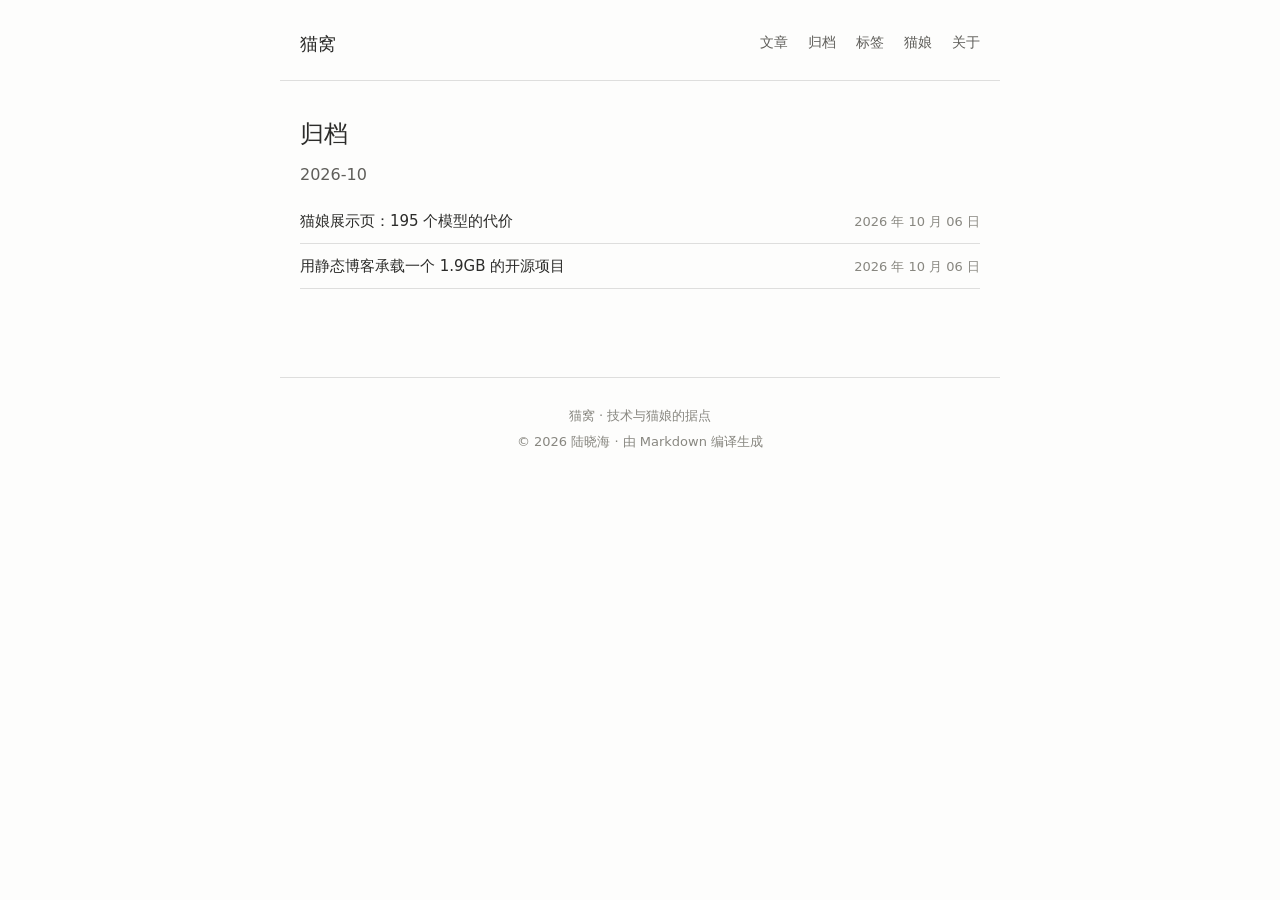
<file: archive.html>
<!DOCTYPE html>
<html lang="zh-CN">
<head>
<meta charset="utf-8">
<meta name="viewport" content="width=device-width, initial-scale=1">
<title>归档 · 猫窝</title>
<link rel="stylesheet" href="/css/style.css">
</head>
<body>
<header class="site-head">
  <a class="brand" href="/index.html">猫窝</a>
  <nav>
    <a href="/index.html">文章</a>
    <a href="/archive.html">归档</a>
    <a href="/tags.html">标签</a>
    <a href="/neko.html">猫娘</a>
    <a href="/about.html">关于</a>
  </nav>
</header>
<main class="list-wrap">
  <h1 class="page-title">归档</h1>
  <section class="arc-group">
    <h2>2026-10</h2>
    <ul>
      <li><a href="/posts/neko-web-show.html">猫娘展示页：195 个模型的代价</a><span class="arc-date">2026 年 10 月 06 日</span></li>
      <li><a href="/posts/single-serve-static-site.html">用静态博客承载一个 1.9GB 的开源项目</a><span class="arc-date">2026 年 10 月 06 日</span></li>
    </ul>
  </section>
</main>
<footer class="site-foot">
  <p>猫窝 · 技术与猫娘的据点</p>
  <p>© 2026 陆晓海 · 由 Markdown 编译生成</p>
</footer>
</body>
</html>
</file>
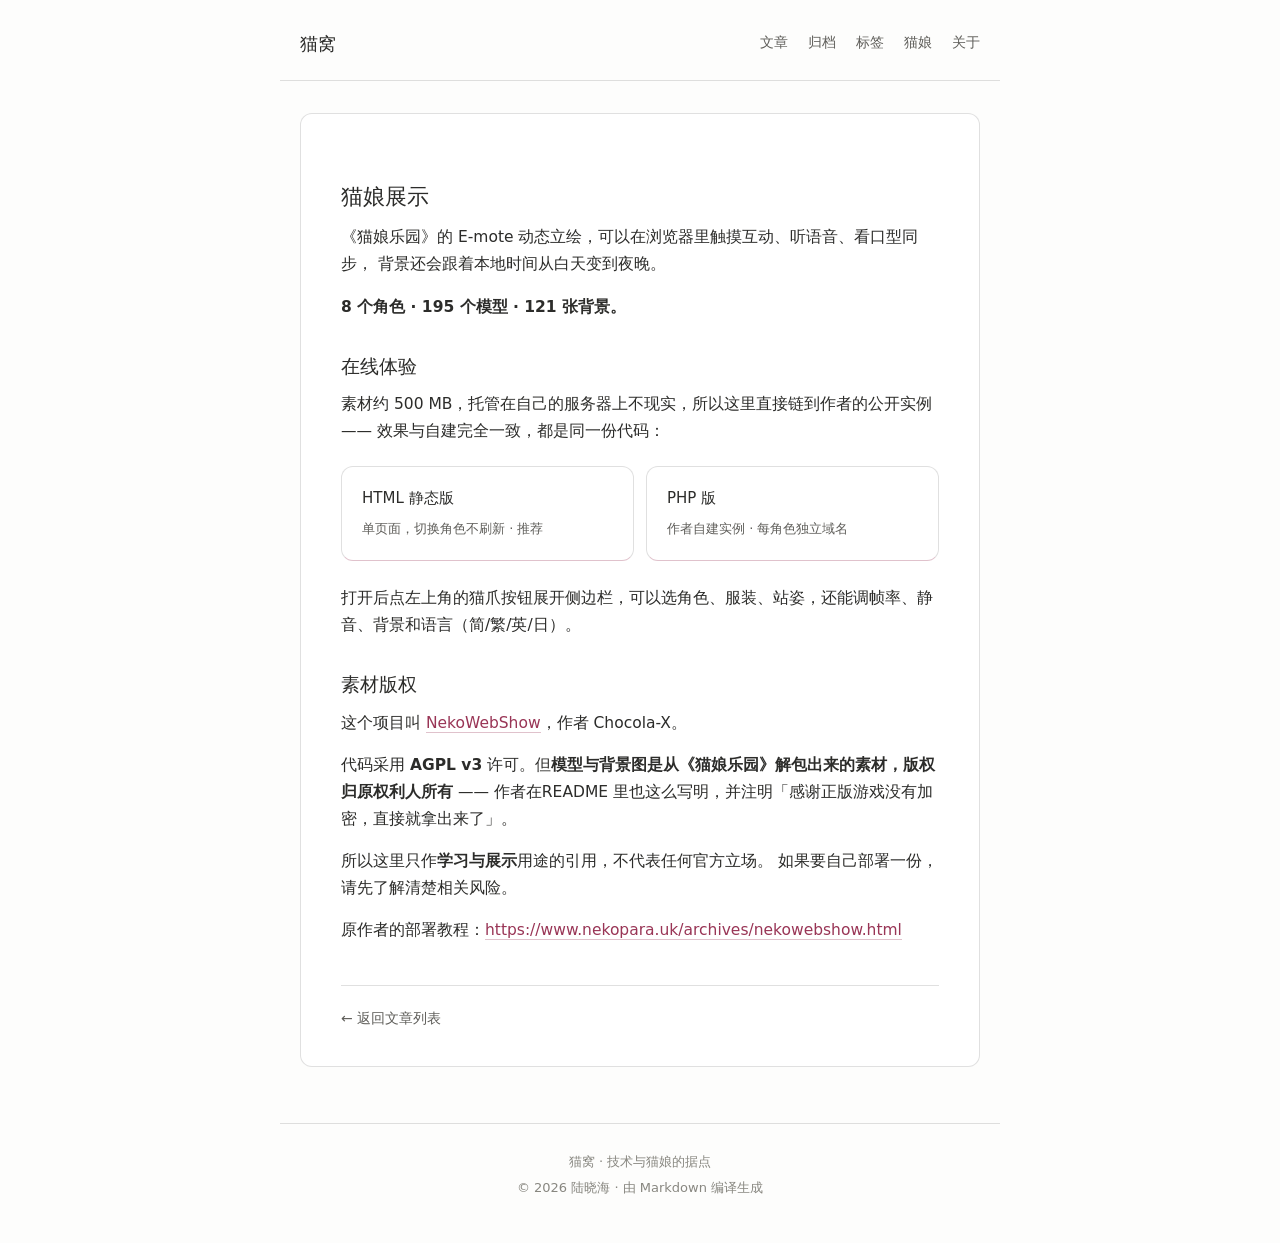
<file: neko.html>
<!DOCTYPE html>
<html lang="zh-CN">
<head>
<meta charset="utf-8">
<meta name="viewport" content="width=device-width, initial-scale=1">
<title>关于 · 猫窝</title>
<meta name="description" content="关于猫窝与作者">
<link rel="stylesheet" href="/css/style.css">
</head>
<body>
<header class="site-head">
  <a class="brand" href="/index.html">猫窝</a>
  <nav>
    <a href="/index.html">文章</a>
    <a href="/archive.html">归档</a>
    <a href="/tags.html">标签</a>
    <a href="/neko.html">猫娘</a>
    <a href="/about.html">关于</a>
  </nav>
</header>
<main class="post-wrap">
  <article class="post">
    <div class="post-body">
<h1 id="_1">猫娘展示</h1>
<p>《猫娘乐园》的 E-mote 动态立绘，可以在浏览器里触摸互动、听语音、看口型同步，
背景还会跟着本地时间从白天变到夜晚。</p>
<p><strong>8 个角色 · 195 个模型 · 121 张背景。</strong></p>
<h2 id="_2">在线体验</h2>
<p>素材约 500 MB，托管在自己的服务器上不现实，所以这里直接链到作者的公开实例 ——
效果与自建完全一致，都是同一份代码：</p>
<div class="neko-links">
  <a class="neko-card" href="https://chocola-x.github.io/NekoWebShow/" target="_blank" rel="noopener">
    <strong>HTML 静态版</strong>
    <span>单页面，切换角色不刷新 · 推荐</span>
  </a>
  <a class="neko-card" href="https://show.nekopara.uk/" target="_blank" rel="noopener">
    <strong>PHP 版</strong>
    <span>作者自建实例 · 每角色独立域名</span>
  </a>
</div>

<p>打开后点左上角的猫爪按钮展开侧边栏，可以选角色、服装、站姿，还能调帧率、静音、背景和语言（简/繁/英/日）。</p>
<h2 id="_3">素材版权</h2>
<p>这个项目叫 <a href="https://github.com/Chocola-X/NekoWebShow">NekoWebShow</a>，作者 Chocola-X。</p>
<p>代码采用 <strong>AGPL v3</strong> 许可。但<strong>模型与背景图是从《猫娘乐园》解包出来的素材，版权归原权利人所有</strong> ——
作者在README 里也这么写明，并注明「感谢正版游戏没有加密，直接就拿出来了」。</p>
<p>所以这里只作<strong>学习与展示</strong>用途的引用，不代表任何官方立场。
如果要自己部署一份，请先了解清楚相关风险。</p>
<p>原作者的部署教程：<a href="https://www.nekopara.uk/archives/nekowebshow.html">https://www.nekopara.uk/archives/nekowebshow.html</a></p>
    </div>
    <nav class="post-nav">
      <a href="/index.html">← 返回文章列表</a>
    </nav>
  </article>
</main>
<footer class="site-foot">
  <p>猫窝 · 技术与猫娘的据点</p>
  <p>© 2026 陆晓海 · 由 Markdown 编译生成</p>
</footer>
</body>
</html>
</file>
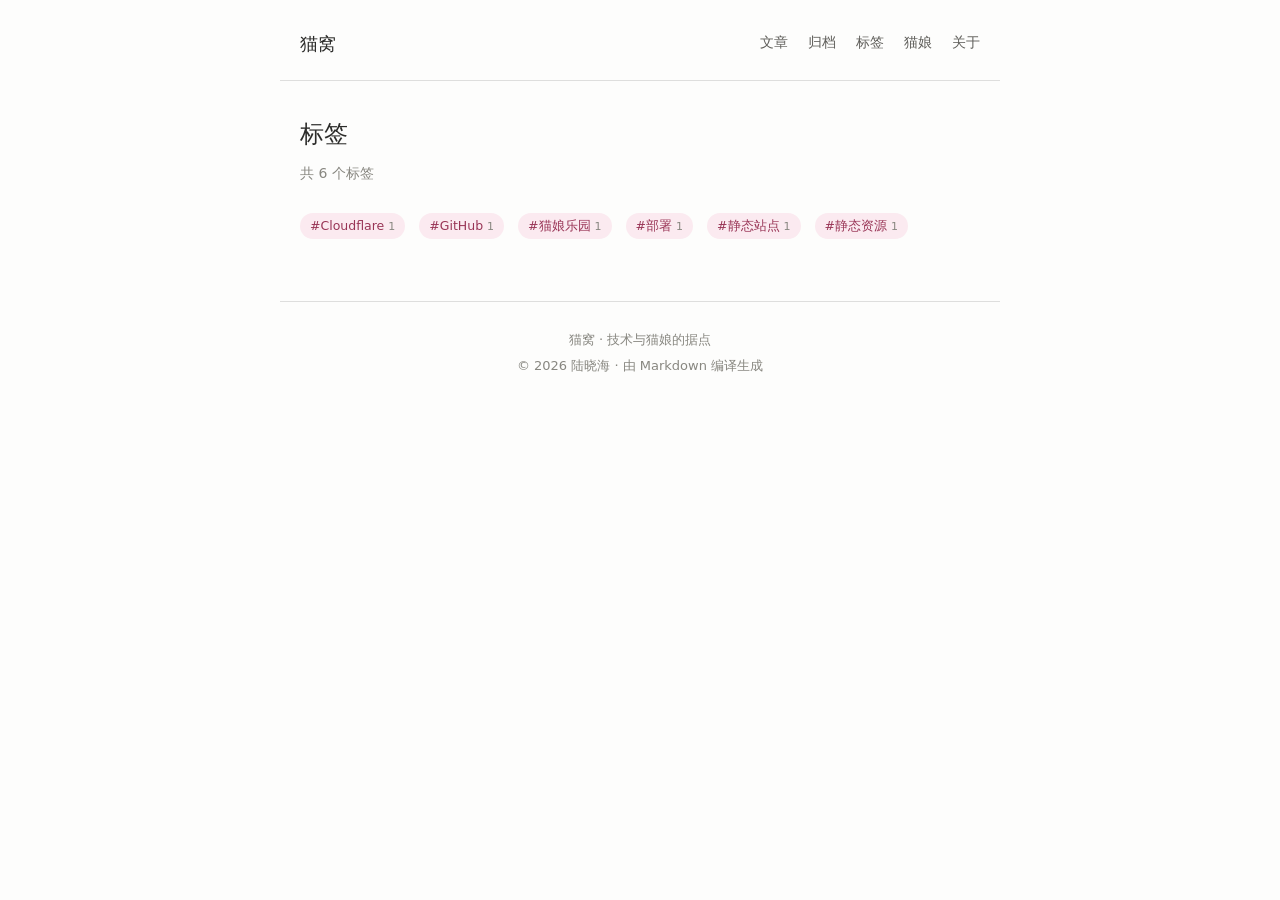
<file: tags.html>
<!DOCTYPE html>
<html lang="zh-CN">
<head>
<meta charset="utf-8">
<meta name="viewport" content="width=device-width, initial-scale=1">
<title>标签 · 猫窝</title>
<link rel="stylesheet" href="/css/style.css">
</head>
<body>
<header class="site-head">
  <a class="brand" href="/index.html">猫窝</a>
  <nav>
    <a href="/index.html">文章</a>
    <a href="/archive.html">归档</a>
    <a href="/tags.html">标签</a>
    <a href="/neko.html">猫娘</a>
    <a href="/about.html">关于</a>
  </nav>
</header>
<main class="list-wrap">
  <h1 class="page-title">标签</h1>
  <p class="page-desc">共 6 个标签</p>
  <div class="tag-cloud">    <a class="tag" href="/tags/Cloudflare.html">#Cloudflare<span class="tag-n">1</span></a>
    <a class="tag" href="/tags/GitHub.html">#GitHub<span class="tag-n">1</span></a>
    <a class="tag" href="/tags/猫娘乐园.html">#猫娘乐园<span class="tag-n">1</span></a>
    <a class="tag" href="/tags/部署.html">#部署<span class="tag-n">1</span></a>
    <a class="tag" href="/tags/静态站点.html">#静态站点<span class="tag-n">1</span></a>
    <a class="tag" href="/tags/静态资源.html">#静态资源<span class="tag-n">1</span></a>
  </div>
</main>
<footer class="site-foot">
  <p>猫窝 · 技术与猫娘的据点</p>
  <p>© 2026 陆晓海 · 由 Markdown 编译生成</p>
</footer>
</body>
</html>
</file>
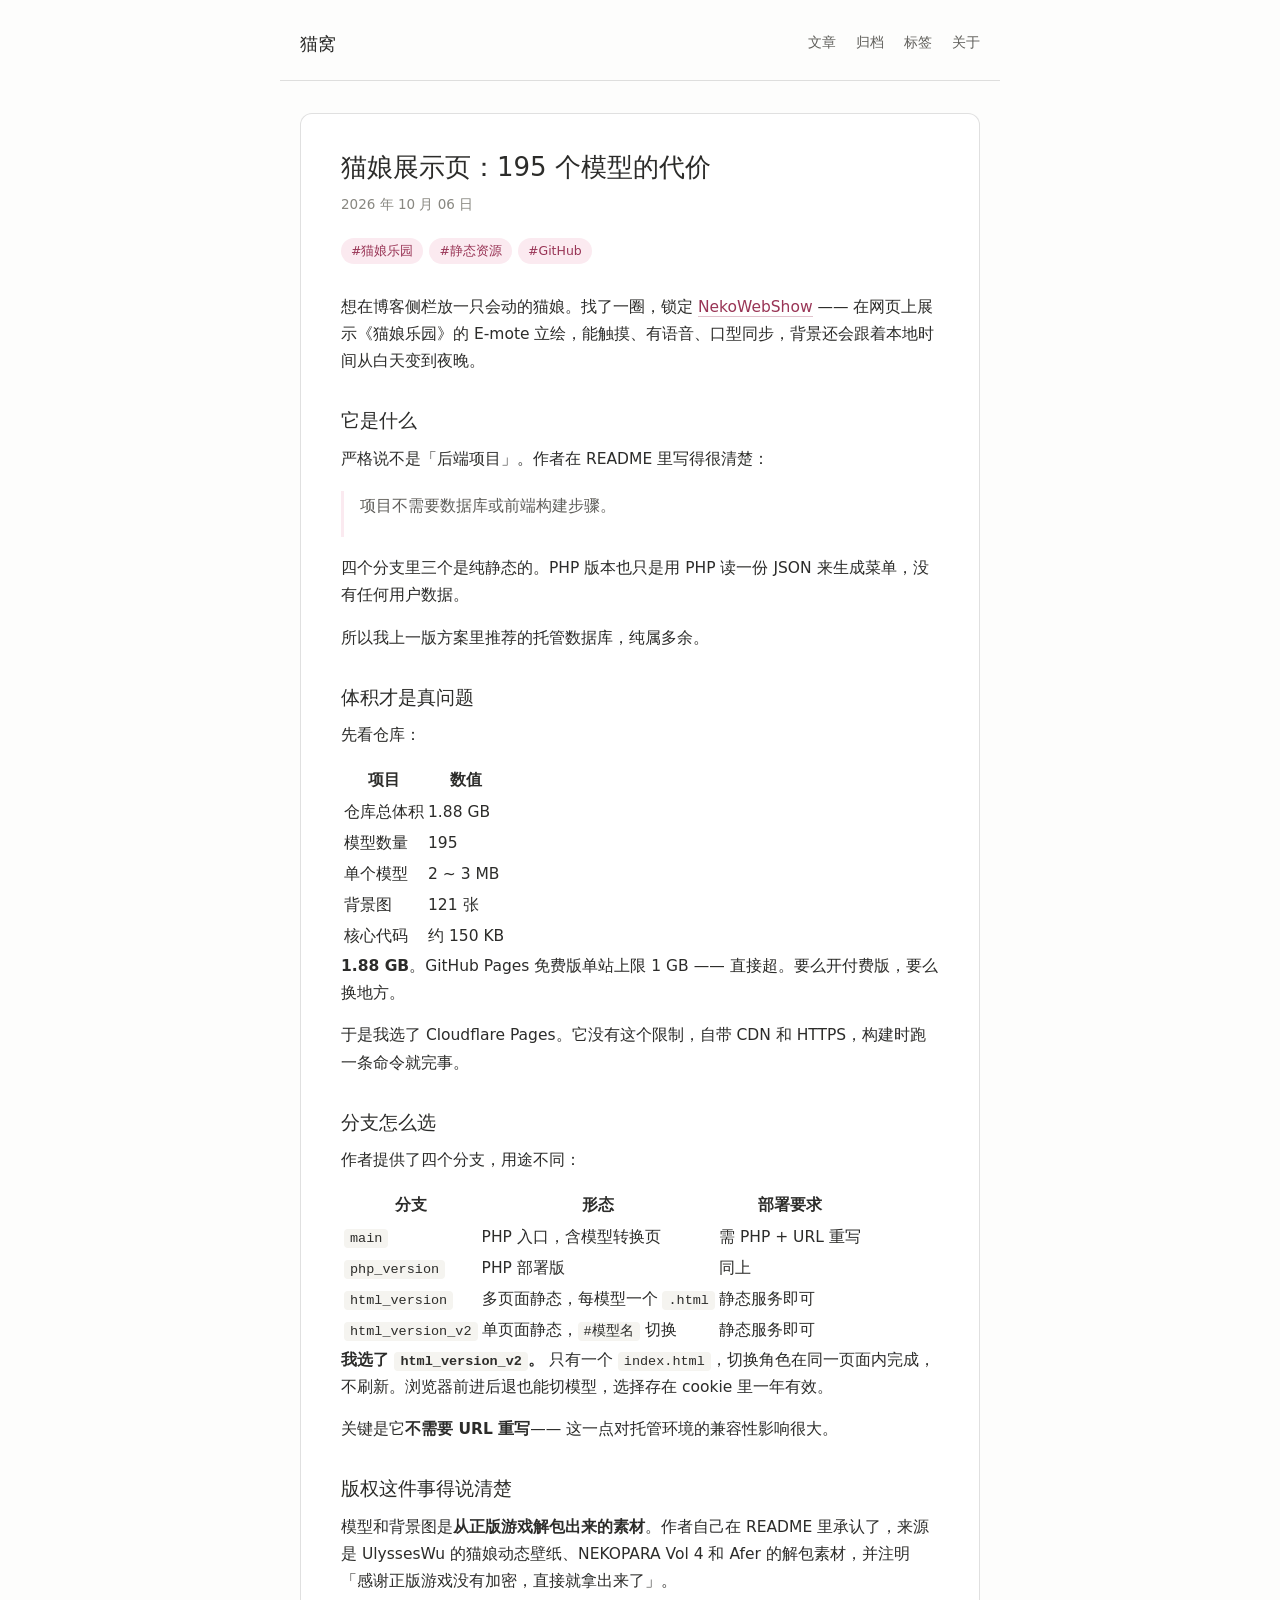
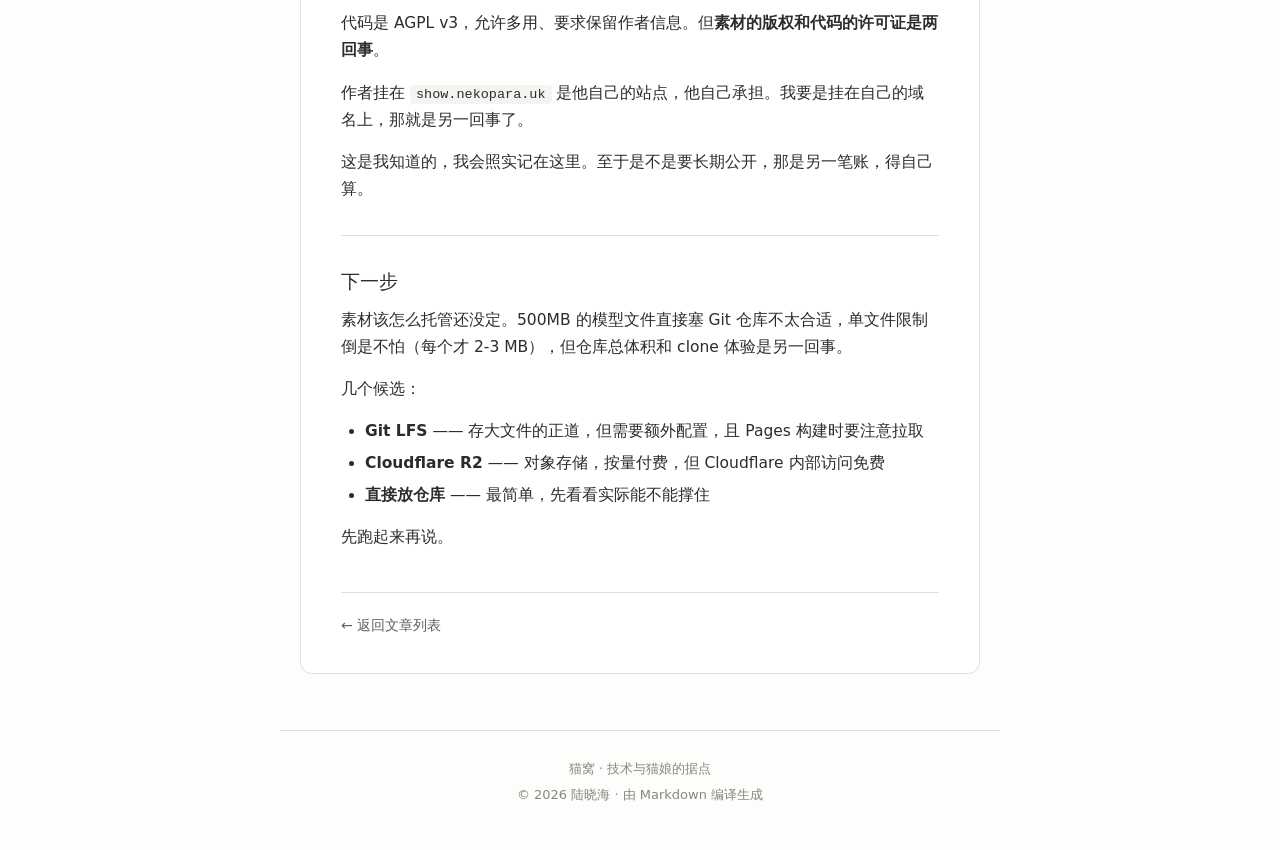
<file: posts/neko-web-show.html>
<!DOCTYPE html>
<html lang="zh-CN">
<head>
<meta charset="utf-8">
<meta name="viewport" content="width=device-width, initial-scale=1">
<title>猫娘展示页：195 个模型的代价 · 猫窝</title>
<meta name="description" content="NekoWebShow 单页版部署实录。195 个模型每个 2-3 MB，仓库 1.9GB，GitHub Pages 免费版装不下，得换托管方式。">
<link rel="stylesheet" href="/css/style.css">
</head>
<body>
<header class="site-head">
  <a class="brand" href="/index.html">猫窝</a>
  <nav>
    <a href="/index.html">文章</a>
    <a href="/archive.html">归档</a>
    <a href="/tags.html">标签</a>
    <a href="/about.html">关于</a>
  </nav>
</header>
<main class="post-wrap">
  <article class="post">
    <h1 class="post-title">猫娘展示页：195 个模型的代价</h1>
    <p class="post-meta">2026 年 10 月 06 日</p>
    <div class="tags"><a class="tag" href="/tags/猫娘乐园.html">#猫娘乐园</a><a class="tag" href="/tags/静态资源.html">#静态资源</a><a class="tag" href="/tags/GitHub.html">#GitHub</a></div>
    <div class="post-body">
<p>想在博客侧栏放一只会动的猫娘。找了一圈，锁定 <a href="https://github.com/Chocola-X/NekoWebShow">NekoWebShow</a> —— 在网页上展示《猫娘乐园》的 E-mote 立绘，能触摸、有语音、口型同步，背景还会跟着本地时间从白天变到夜晚。</p>
<h2 id="_1">它是什么</h2>
<p>严格说不是「后端项目」。作者在 README 里写得很清楚：</p>
<blockquote>
<p>项目不需要数据库或前端构建步骤。</p>
</blockquote>
<p>四个分支里三个是纯静态的。PHP 版本也只是用 PHP 读一份 JSON 来生成菜单，没有任何用户数据。</p>
<p>所以我上一版方案里推荐的托管数据库，纯属多余。</p>
<h2 id="_2">体积才是真问题</h2>
<p>先看仓库：</p>
<table>
<thead>
<tr>
<th>项目</th>
<th>数值</th>
</tr>
</thead>
<tbody>
<tr>
<td>仓库总体积</td>
<td>1.88 GB</td>
</tr>
<tr>
<td>模型数量</td>
<td>195</td>
</tr>
<tr>
<td>单个模型</td>
<td>2 ~ 3 MB</td>
</tr>
<tr>
<td>背景图</td>
<td>121 张</td>
</tr>
<tr>
<td>核心代码</td>
<td>约 150 KB</td>
</tr>
</tbody>
</table>
<p><strong>1.88 GB</strong>。GitHub Pages 免费版单站上限 1 GB —— 直接超。要么开付费版，要么换地方。</p>
<p>于是我选了 Cloudflare Pages。它没有这个限制，自带 CDN 和 HTTPS，构建时跑一条命令就完事。</p>
<h2 id="_3">分支怎么选</h2>
<p>作者提供了四个分支，用途不同：</p>
<table>
<thead>
<tr>
<th>分支</th>
<th>形态</th>
<th>部署要求</th>
</tr>
</thead>
<tbody>
<tr>
<td><code>main</code></td>
<td>PHP 入口，含模型转换页</td>
<td>需 PHP + URL 重写</td>
</tr>
<tr>
<td><code>php_version</code></td>
<td>PHP 部署版</td>
<td>同上</td>
</tr>
<tr>
<td><code>html_version</code></td>
<td>多页面静态，每模型一个 <code>.html</code></td>
<td>静态服务即可</td>
</tr>
<tr>
<td><code>html_version_v2</code></td>
<td>单页面静态，<code>#模型名</code> 切换</td>
<td>静态服务即可</td>
</tr>
</tbody>
</table>
<p><strong>我选了 <code>html_version_v2</code>。</strong> 只有一个 <code>index.html</code>，切换角色在同一页面内完成，不刷新。浏览器前进后退也能切模型，选择存在 cookie 里一年有效。</p>
<p>关键是它<strong>不需要 URL 重写</strong>—— 这一点对托管环境的兼容性影响很大。</p>
<h2 id="_4">版权这件事得说清楚</h2>
<p>模型和背景图是<strong>从正版游戏解包出来的素材</strong>。作者自己在 README 里承认了，来源是 UlyssesWu 的猫娘动态壁纸、NEKOPARA Vol 4 和 Afer 的解包素材，并注明「感谢正版游戏没有加密，直接就拿出来了」。</p>
<p>代码是 AGPL v3，允许多用、要求保留作者信息。但<strong>素材的版权和代码的许可证是两回事</strong>。</p>
<p>作者挂在 <code>show.nekopara.uk</code> 是他自己的站点，他自己承担。我要是挂在自己的域名上，那就是另一回事了。</p>
<p>这是我知道的，我会照实记在这里。至于是不是要长期公开，那是另一笔账，得自己算。</p>
<hr />
<h2 id="_5">下一步</h2>
<p>素材该怎么托管还没定。500MB 的模型文件直接塞 Git 仓库不太合适，单文件限制倒是不怕（每个才 2-3 MB），但仓库总体积和 clone 体验是另一回事。</p>
<p>几个候选：</p>
<ul>
<li><strong>Git LFS</strong> —— 存大文件的正道，但需要额外配置，且 Pages 构建时要注意拉取</li>
<li><strong>Cloudflare R2</strong> —— 对象存储，按量付费，但 Cloudflare 内部访问免费</li>
<li><strong>直接放仓库</strong> —— 最简单，先看看实际能不能撑住</li>
</ul>
<p>先跑起来再说。</p>
    </div>
    <nav class="post-nav">
      <a href="/index.html">← 返回文章列表</a>
    </nav>
  </article>
</main>
<footer class="site-foot">
  <p>猫窝 · 技术与猫娘的据点</p>
  <p>© 2026 陆晓海 · 由 Markdown 编译生成</p>
</footer>
</body>
</html>
</file>
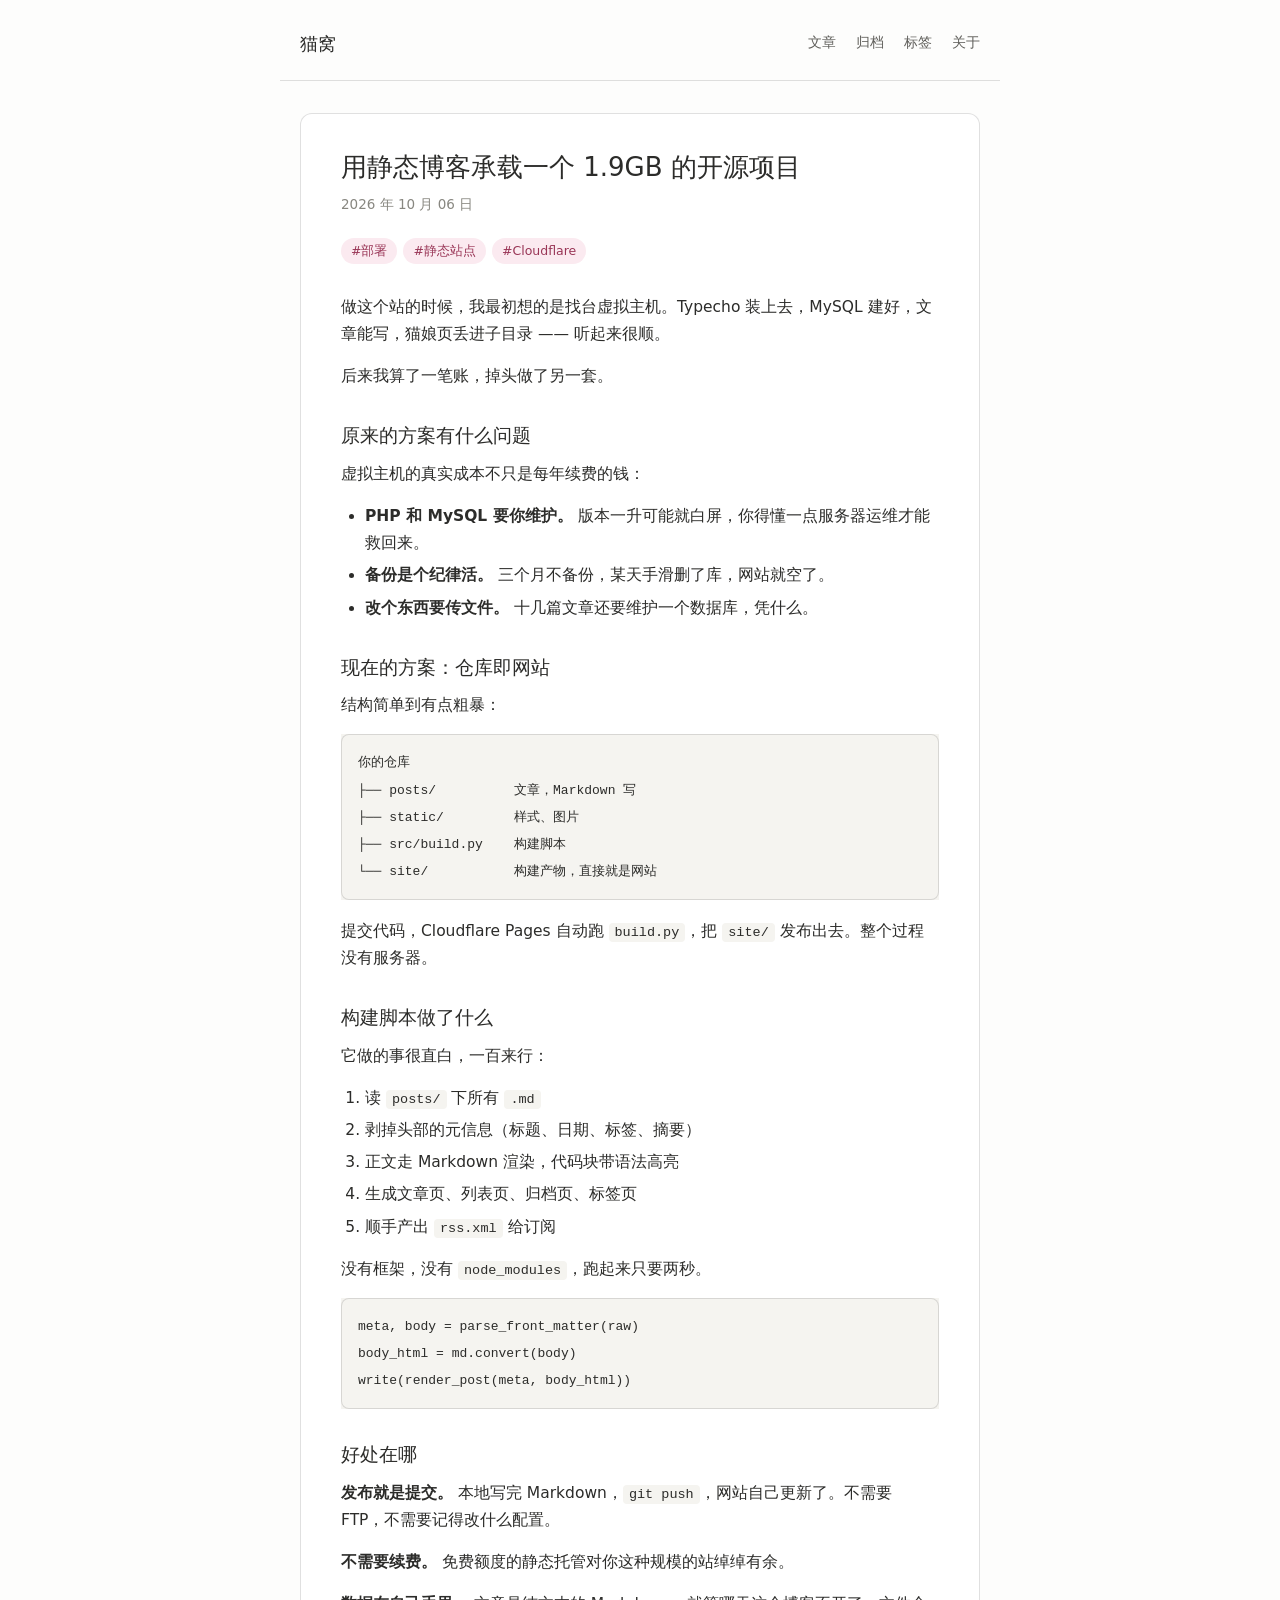
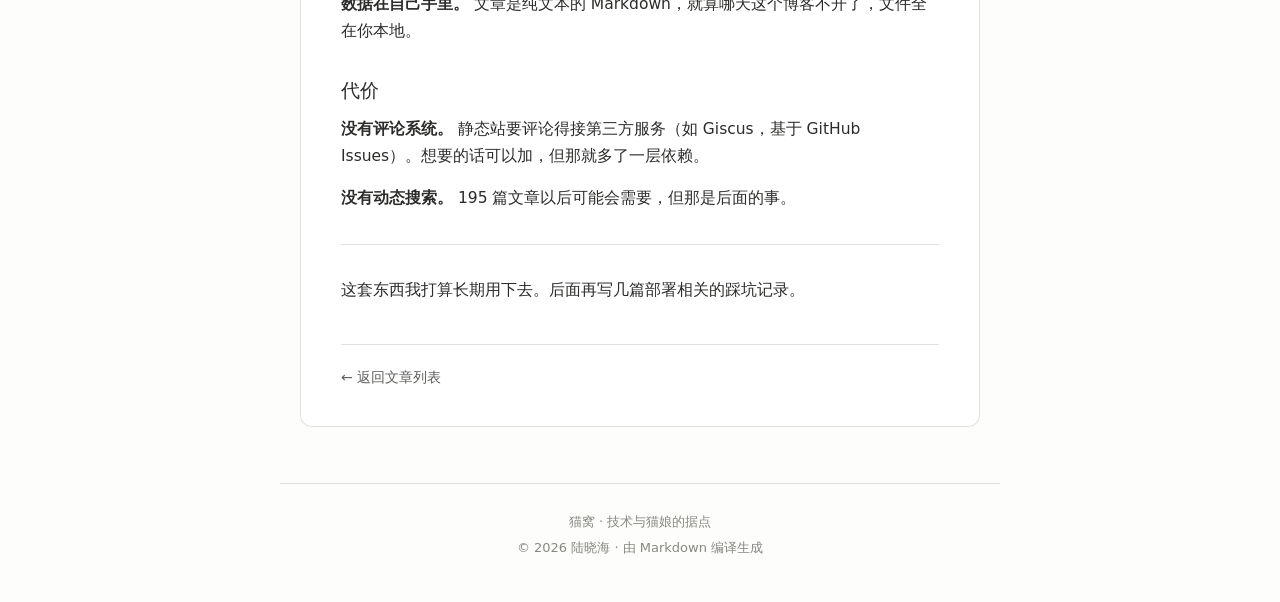
<file: posts/single-serve-static-site.html>
<!DOCTYPE html>
<html lang="zh-CN">
<head>
<meta charset="utf-8">
<meta name="viewport" content="width=device-width, initial-scale=1">
<title>用静态博客承载一个 1.9GB 的开源项目 · 猫窝</title>
<meta name="description" content="把195 个模型、121 张背景的猫娘展示页和博客放在一起，怎么做到零服务器、零续费、push 即发布。">
<link rel="stylesheet" href="/css/style.css">
</head>
<body>
<header class="site-head">
  <a class="brand" href="/index.html">猫窝</a>
  <nav>
    <a href="/index.html">文章</a>
    <a href="/archive.html">归档</a>
    <a href="/tags.html">标签</a>
    <a href="/about.html">关于</a>
  </nav>
</header>
<main class="post-wrap">
  <article class="post">
    <h1 class="post-title">用静态博客承载一个 1.9GB 的开源项目</h1>
    <p class="post-meta">2026 年 10 月 06 日</p>
    <div class="tags"><a class="tag" href="/tags/部署.html">#部署</a><a class="tag" href="/tags/静态站点.html">#静态站点</a><a class="tag" href="/tags/Cloudflare.html">#Cloudflare</a></div>
    <div class="post-body">
<p>做这个站的时候，我最初想的是找台虚拟主机。Typecho 装上去，MySQL 建好，文章能写，猫娘页丢进子目录 —— 听起来很顺。</p>
<p>后来我算了一笔账，掉头做了另一套。</p>
<h2 id="_1">原来的方案有什么问题</h2>
<p>虚拟主机的真实成本不只是每年续费的钱：</p>
<ul>
<li><strong>PHP 和 MySQL 要你维护。</strong> 版本一升可能就白屏，你得懂一点服务器运维才能救回来。</li>
<li><strong>备份是个纪律活。</strong> 三个月不备份，某天手滑删了库，网站就空了。</li>
<li><strong>改个东西要传文件。</strong> 十几篇文章还要维护一个数据库，凭什么。</li>
</ul>
<h2 id="_2">现在的方案：仓库即网站</h2>
<p>结构简单到有点粗暴：</p>
<div class="codehilite"><pre><span></span><code>你的仓库
├── posts/          文章，Markdown 写
├── static/         样式、图片
├── src/build.py    构建脚本
└── site/           构建产物，直接就是网站
</code></pre></div>

<p>提交代码，Cloudflare Pages 自动跑 <code>build.py</code>，把 <code>site/</code> 发布出去。整个过程没有服务器。</p>
<h2 id="_3">构建脚本做了什么</h2>
<p>它做的事很直白，一百来行：</p>
<ol>
<li>读 <code>posts/</code> 下所有 <code>.md</code></li>
<li>剥掉头部的元信息（标题、日期、标签、摘要）</li>
<li>正文走 Markdown 渲染，代码块带语法高亮</li>
<li>生成文章页、列表页、归档页、标签页</li>
<li>顺手产出 <code>rss.xml</code> 给订阅</li>
</ol>
<p>没有框架，没有 <code>node_modules</code>，跑起来只要两秒。</p>
<div class="codehilite"><pre><span></span><code><span class="n">meta</span><span class="p">,</span> <span class="n">body</span> <span class="o">=</span> <span class="n">parse_front_matter</span><span class="p">(</span><span class="n">raw</span><span class="p">)</span>
<span class="n">body_html</span> <span class="o">=</span> <span class="n">md</span><span class="o">.</span><span class="n">convert</span><span class="p">(</span><span class="n">body</span><span class="p">)</span>
<span class="n">write</span><span class="p">(</span><span class="n">render_post</span><span class="p">(</span><span class="n">meta</span><span class="p">,</span> <span class="n">body_html</span><span class="p">))</span>
</code></pre></div>

<h2 id="_4">好处在哪</h2>
<p><strong>发布就是提交。</strong> 本地写完 Markdown，<code>git push</code>，网站自己更新了。不需要 FTP，不需要记得改什么配置。</p>
<p><strong>不需要续费。</strong> 免费额度的静态托管对你这种规模的站绰绰有余。</p>
<p><strong>数据在自己手里。</strong> 文章是纯文本的 Markdown，就算哪天这个博客不开了，文件全在你本地。</p>
<h2 id="_5">代价</h2>
<p><strong>没有评论系统。</strong> 静态站要评论得接第三方服务（如 Giscus，基于 GitHub Issues）。想要的话可以加，但那就多了一层依赖。</p>
<p><strong>没有动态搜索。</strong> 195 篇文章以后可能会需要，但那是后面的事。</p>
<hr />
<p>这套东西我打算长期用下去。后面再写几篇部署相关的踩坑记录。</p>
    </div>
    <nav class="post-nav">
      <a href="/index.html">← 返回文章列表</a>
    </nav>
  </article>
</main>
<footer class="site-foot">
  <p>猫窝 · 技术与猫娘的据点</p>
  <p>© 2026 陆晓海 · 由 Markdown 编译生成</p>
</footer>
</body>
</html>
</file>
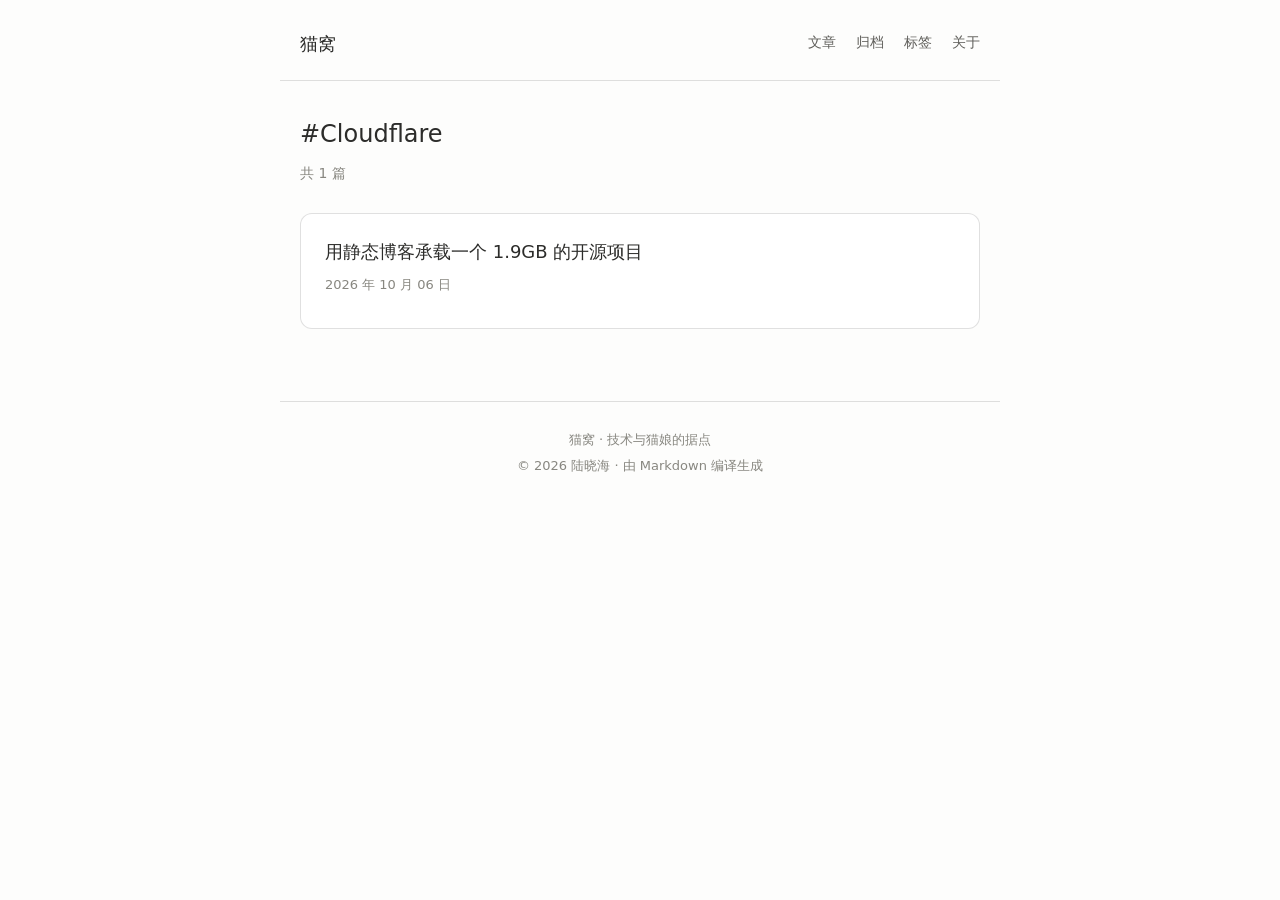
<file: tags/Cloudflare.html>
<!DOCTYPE html>
<html lang="zh-CN">
<head>
<meta charset="utf-8">
<meta name="viewport" content="width=device-width, initial-scale=1">
<title>#Cloudflare · 猫窝</title>
<link rel="stylesheet" href="/css/style.css">
</head>
<body>
<header class="site-head">
  <a class="brand" href="/index.html">猫窝</a>
  <nav>
    <a href="/index.html">文章</a>
    <a href="/archive.html">归档</a>
    <a href="/tags.html">标签</a>
    <a href="/about.html">关于</a>
  </nav>
</header>
<main class="list-wrap">
  <h1 class="page-title">#Cloudflare</h1>
  <p class="page-desc">共 1 篇</p>
    <article class="card">
      <h2><a href="/posts/single-serve-static-site.html">用静态博客承载一个 1.9GB 的开源项目</a></h2>
      <p class="card-meta">2026 年 10 月 06 日</p>
    </article>
</main>
<footer class="site-foot">
  <p>猫窝 · 技术与猫娘的据点</p>
  <p>© 2026 陆晓海 · 由 Markdown 编译生成</p>
</footer>
</body>
</html>
</file>
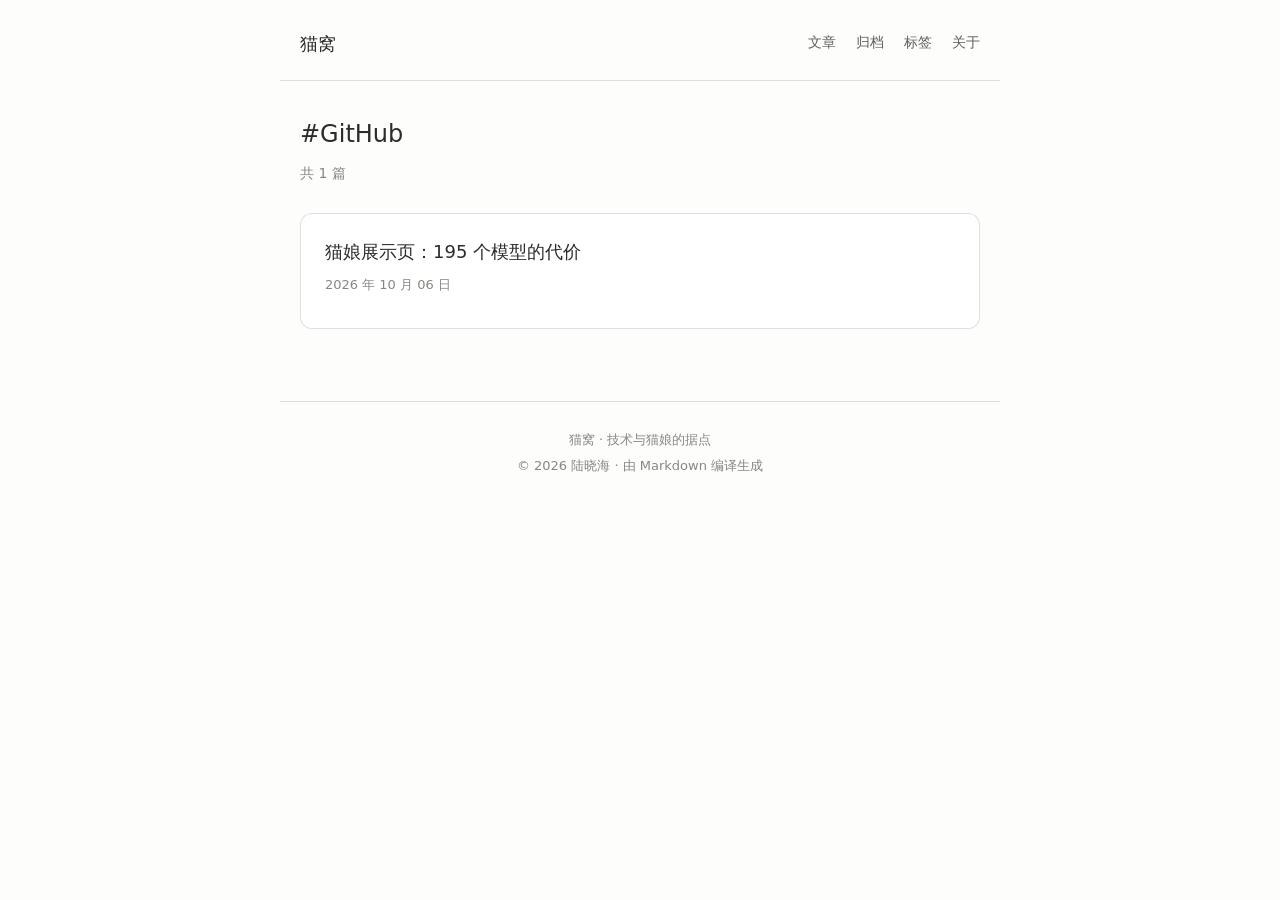
<file: tags/GitHub.html>
<!DOCTYPE html>
<html lang="zh-CN">
<head>
<meta charset="utf-8">
<meta name="viewport" content="width=device-width, initial-scale=1">
<title>#GitHub · 猫窝</title>
<link rel="stylesheet" href="/css/style.css">
</head>
<body>
<header class="site-head">
  <a class="brand" href="/index.html">猫窝</a>
  <nav>
    <a href="/index.html">文章</a>
    <a href="/archive.html">归档</a>
    <a href="/tags.html">标签</a>
    <a href="/about.html">关于</a>
  </nav>
</header>
<main class="list-wrap">
  <h1 class="page-title">#GitHub</h1>
  <p class="page-desc">共 1 篇</p>
    <article class="card">
      <h2><a href="/posts/neko-web-show.html">猫娘展示页：195 个模型的代价</a></h2>
      <p class="card-meta">2026 年 10 月 06 日</p>
    </article>
</main>
<footer class="site-foot">
  <p>猫窝 · 技术与猫娘的据点</p>
  <p>© 2026 陆晓海 · 由 Markdown 编译生成</p>
</footer>
</body>
</html>
</file>
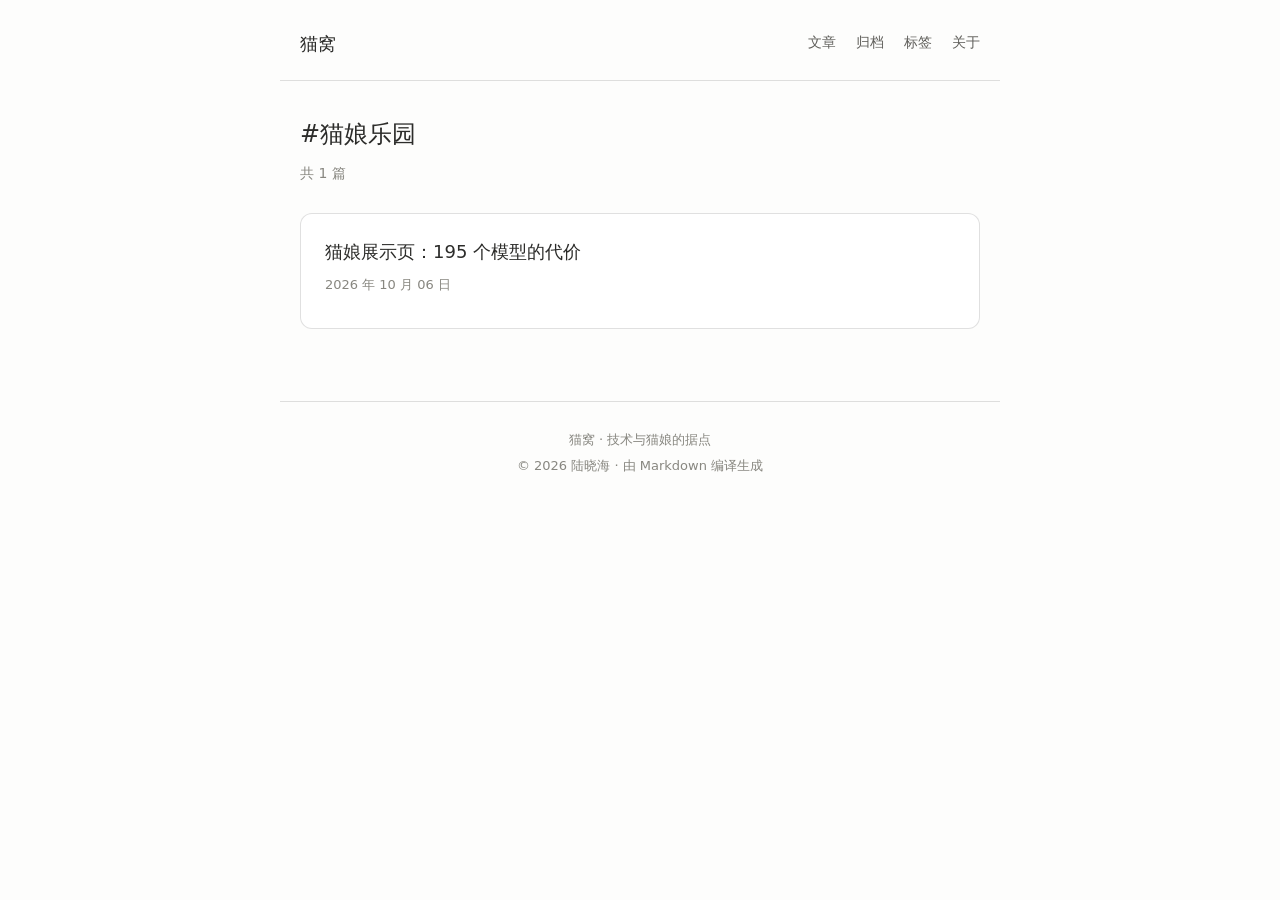
<file: tags/猫娘乐园.html>
<!DOCTYPE html>
<html lang="zh-CN">
<head>
<meta charset="utf-8">
<meta name="viewport" content="width=device-width, initial-scale=1">
<title>#猫娘乐园 · 猫窝</title>
<link rel="stylesheet" href="/css/style.css">
</head>
<body>
<header class="site-head">
  <a class="brand" href="/index.html">猫窝</a>
  <nav>
    <a href="/index.html">文章</a>
    <a href="/archive.html">归档</a>
    <a href="/tags.html">标签</a>
    <a href="/about.html">关于</a>
  </nav>
</header>
<main class="list-wrap">
  <h1 class="page-title">#猫娘乐园</h1>
  <p class="page-desc">共 1 篇</p>
    <article class="card">
      <h2><a href="/posts/neko-web-show.html">猫娘展示页：195 个模型的代价</a></h2>
      <p class="card-meta">2026 年 10 月 06 日</p>
    </article>
</main>
<footer class="site-foot">
  <p>猫窝 · 技术与猫娘的据点</p>
  <p>© 2026 陆晓海 · 由 Markdown 编译生成</p>
</footer>
</body>
</html>
</file>
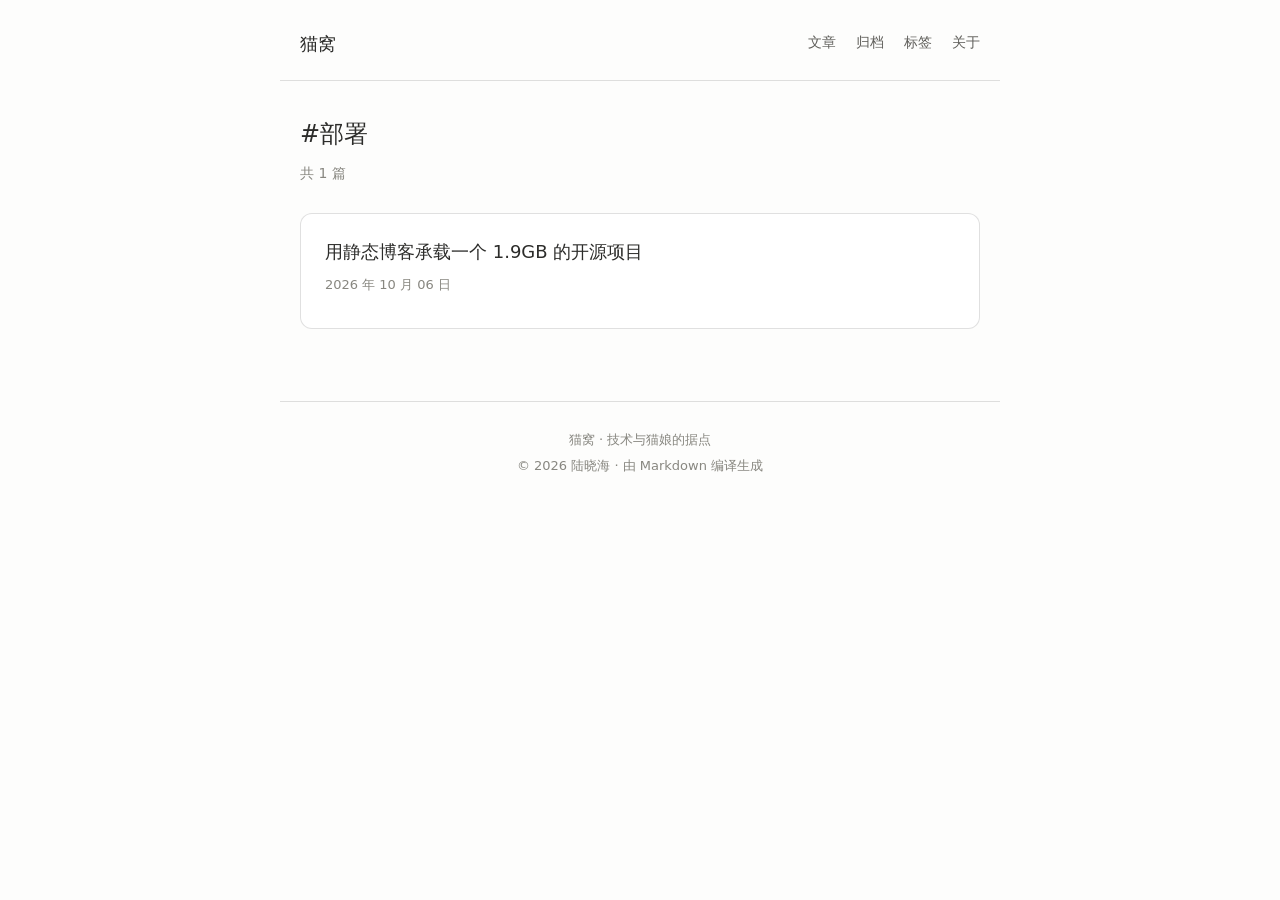
<file: tags/部署.html>
<!DOCTYPE html>
<html lang="zh-CN">
<head>
<meta charset="utf-8">
<meta name="viewport" content="width=device-width, initial-scale=1">
<title>#部署 · 猫窝</title>
<link rel="stylesheet" href="/css/style.css">
</head>
<body>
<header class="site-head">
  <a class="brand" href="/index.html">猫窝</a>
  <nav>
    <a href="/index.html">文章</a>
    <a href="/archive.html">归档</a>
    <a href="/tags.html">标签</a>
    <a href="/about.html">关于</a>
  </nav>
</header>
<main class="list-wrap">
  <h1 class="page-title">#部署</h1>
  <p class="page-desc">共 1 篇</p>
    <article class="card">
      <h2><a href="/posts/single-serve-static-site.html">用静态博客承载一个 1.9GB 的开源项目</a></h2>
      <p class="card-meta">2026 年 10 月 06 日</p>
    </article>
</main>
<footer class="site-foot">
  <p>猫窝 · 技术与猫娘的据点</p>
  <p>© 2026 陆晓海 · 由 Markdown 编译生成</p>
</footer>
</body>
</html>
</file>
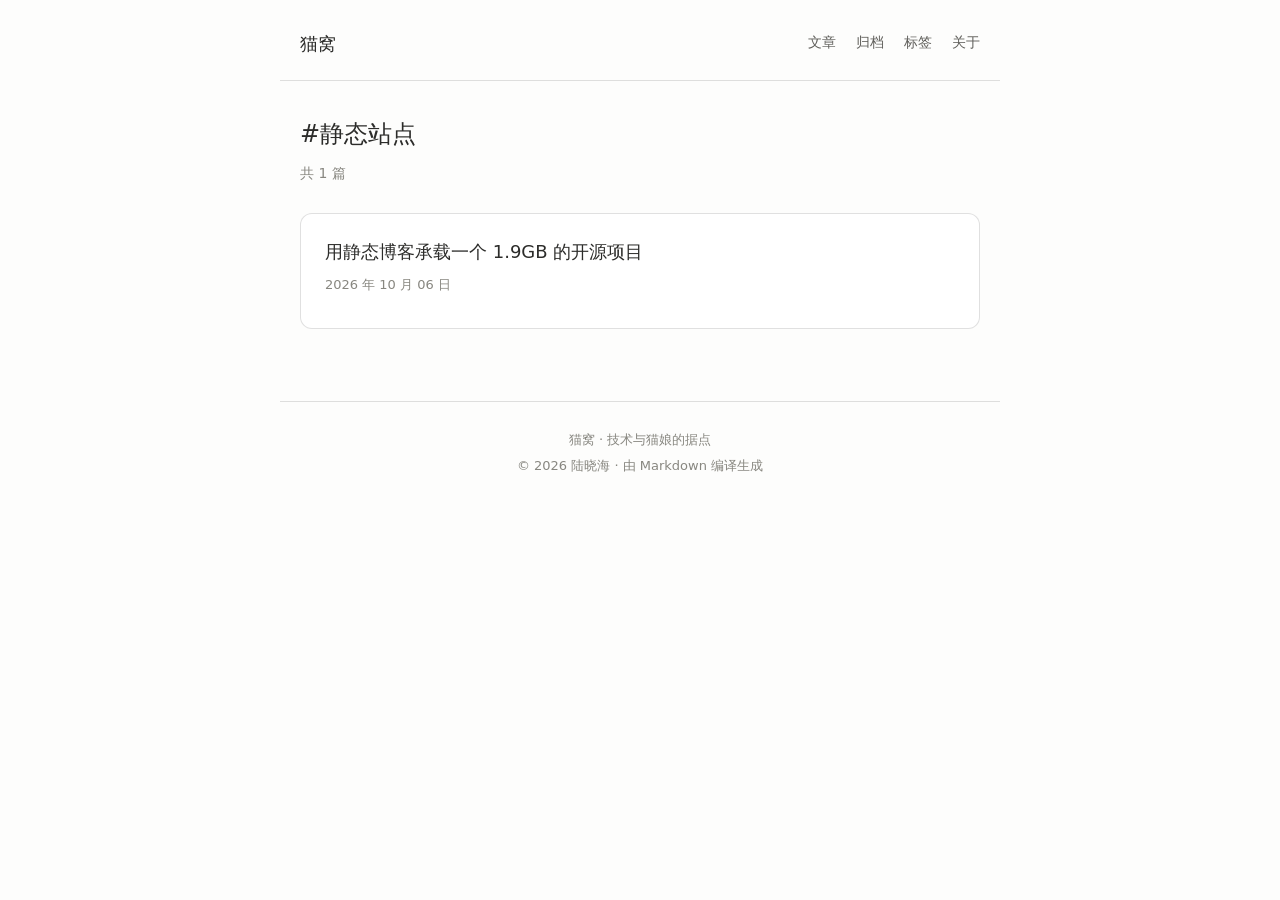
<file: tags/静态站点.html>
<!DOCTYPE html>
<html lang="zh-CN">
<head>
<meta charset="utf-8">
<meta name="viewport" content="width=device-width, initial-scale=1">
<title>#静态站点 · 猫窝</title>
<link rel="stylesheet" href="/css/style.css">
</head>
<body>
<header class="site-head">
  <a class="brand" href="/index.html">猫窝</a>
  <nav>
    <a href="/index.html">文章</a>
    <a href="/archive.html">归档</a>
    <a href="/tags.html">标签</a>
    <a href="/about.html">关于</a>
  </nav>
</header>
<main class="list-wrap">
  <h1 class="page-title">#静态站点</h1>
  <p class="page-desc">共 1 篇</p>
    <article class="card">
      <h2><a href="/posts/single-serve-static-site.html">用静态博客承载一个 1.9GB 的开源项目</a></h2>
      <p class="card-meta">2026 年 10 月 06 日</p>
    </article>
</main>
<footer class="site-foot">
  <p>猫窝 · 技术与猫娘的据点</p>
  <p>© 2026 陆晓海 · 由 Markdown 编译生成</p>
</footer>
</body>
</html>
</file>
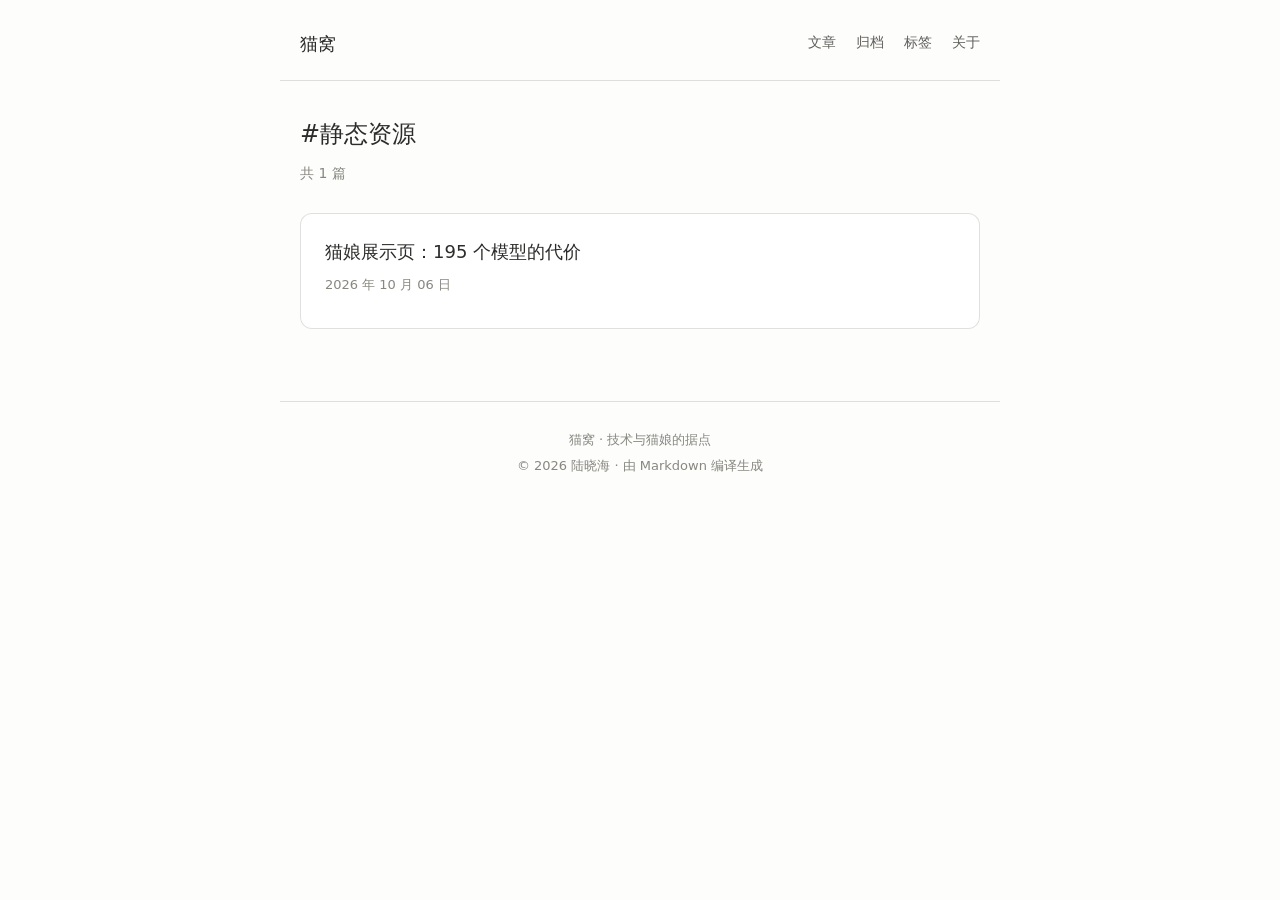
<file: tags/静态资源.html>
<!DOCTYPE html>
<html lang="zh-CN">
<head>
<meta charset="utf-8">
<meta name="viewport" content="width=device-width, initial-scale=1">
<title>#静态资源 · 猫窝</title>
<link rel="stylesheet" href="/css/style.css">
</head>
<body>
<header class="site-head">
  <a class="brand" href="/index.html">猫窝</a>
  <nav>
    <a href="/index.html">文章</a>
    <a href="/archive.html">归档</a>
    <a href="/tags.html">标签</a>
    <a href="/about.html">关于</a>
  </nav>
</header>
<main class="list-wrap">
  <h1 class="page-title">#静态资源</h1>
  <p class="page-desc">共 1 篇</p>
    <article class="card">
      <h2><a href="/posts/neko-web-show.html">猫娘展示页：195 个模型的代价</a></h2>
      <p class="card-meta">2026 年 10 月 06 日</p>
    </article>
</main>
<footer class="site-foot">
  <p>猫窝 · 技术与猫娘的据点</p>
  <p>© 2026 陆晓海 · 由 Markdown 编译生成</p>
</footer>
</body>
</html>
</file>
<file: css/style.css>
/* 猫窝 · 站点样式
   配色克制，正文优先。宽度 720px 居中，代码块可横向滚动。 */

:root {
  --ink: #2c2c2a;
  --ink-2: #5f5e5a;
  --ink-3: #888780;
  --line: rgba(0, 0, 0, 0.12);
  --bg: #fdfdfc;
  --card: #ffffff;
  --accent: #993556;
  --accent-soft: #fbeaf0;
  --code-bg: #f5f4f0;
  --maxw: 720px;
}

* { box-sizing: border-box; }

html { -webkit-text-size-adjust: 100%; }

body {
  margin: 0;
  background: var(--bg);
  color: var(--ink);
  font-family: system-ui, -apple-system, "Segoe UI", "Noto Sans SC",
               "PingFang SC", "Microsoft YaHei", sans-serif;
  font-size: 16px;
  line-height: 1.75;
}

/* ---------- 顶栏 ---------- */
.site-head {
  display: flex;
  align-items: center;
  justify-content: space-between;
  flex-wrap: wrap;
  gap: 12px;
  max-width: var(--maxw);
  margin: 0 auto;
  padding: 28px 20px 20px;
  border-bottom: 1px solid var(--line);
}

.brand {
  font-size: 18px;
  font-weight: 500;
  color: var(--ink);
  text-decoration: none;
  letter-spacing: 0.02em;
}

.site-head nav { display: flex; gap: 20px; flex-wrap: wrap; }

.site-head nav a {
  color: var(--ink-2);
  text-decoration: none;
  font-size: 14px;
  padding-bottom: 2px;
  border-bottom: 1px solid transparent;
  transition: color .15s, border-color .15s;
}

.site-head nav a:hover { color: var(--accent); border-bottom-color: var(--accent); }

/* ---------- 布局 ---------- */
.list-wrap, .post-wrap {
  max-width: var(--maxw);
  margin: 0 auto;
  padding: 32px 20px 56px;
}

.page-title {
  font-size: 24px;
  font-weight: 500;
  margin: 0 0 6px;
}

.page-desc { color: var(--ink-3); font-size: 14px; margin: 0 0 28px; }

/* ---------- 文章卡片 ---------- */
.card {
  background: var(--card);
  border: 1px solid var(--line);
  border-radius: 12px;
  padding: 22px 24px;
  margin-bottom: 16px;
}

.card h2 { font-size: 18px; font-weight: 500; margin: 0 0 6px; }

.card h2 a { color: var(--ink); text-decoration: none; }
.card h2 a:hover { color: var(--accent); }

.card-meta { color: var(--ink-3); font-size: 13px; margin: 0 0 10px; }

.card-sum {
  color: var(--ink-2);
  font-size: 14.5px;
  margin: 0 0 12px;
  line-height: 1.7;
}

.card-tags { margin: 0; }

/* ---------- 标签 ---------- */
.tag {
  display: inline-block;
  font-size: 12.5px;
  color: var(--accent);
  background: var(--accent-soft);
  border-radius: 999px;
  padding: 2px 10px;
  margin: 0 6px 6px 0;
  text-decoration: none;
}

.tag:hover { background: #f6dbe5; }

.tag-n {
  font-size: 11px;
  color: var(--ink-3);
  margin-left: 4px;
}

.tag-cloud { display: flex; flex-wrap: wrap; gap: 8px; }

.tags { margin: 0 0 24px; }

/* ---------- 单篇文章 ---------- */
.post {
  background: var(--card);
  border: 1px solid var(--line);
  border-radius: 12px;
  padding: 36px 40px;
}

.post-title { font-size: 26px; font-weight: 500; margin: 0 0 8px; line-height: 1.35; }

.post-meta { color: var(--ink-3); font-size: 13.5px; margin: 0 0 20px; }

.post-body { font-size: 15.5px; }

.post-body h1, .post-body h2, .post-body h3 {
  font-weight: 500;
  line-height: 1.4;
  margin: 32px 0 12px;
}

.post-body h1 { font-size: 22px; }
.post-body h2 { font-size: 19px; }
.post-body h3 { font-size: 17px; }

.post-body p { margin: 0 0 15px; }

.post-body a { color: var(--accent); text-decoration: none; border-bottom: 1px solid rgba(153, 53, 86, .3); }
.post-body a:hover { border-bottom-color: var(--accent); }

.post-body img { max-width: 100%; border-radius: 8px; }

.post-body blockquote {
  margin: 18px 0;
  padding: 2px 0 2px 16px;
  border-left: 3px solid var(--accent-soft);
  color: var(--ink-2);
}

.post-body ul, .post-body ol { padding-left: 24px; margin: 0 0 15px; }
.post-body li { margin-bottom: 5px; }

.post-body hr { border: 0; border-top: 1px solid var(--line); margin: 32px 0; }

.post-body code {
  font-family: "SFMono-Regular", Consolas, "Liberation Mono", monospace;
  font-size: 13.5px;
  background: var(--code-bg);
  border-radius: 4px;
  padding: 2px 6px;
}

.post-body pre {
  background: var(--code-bg);
  border: 1px solid var(--line);
  border-radius: 8px;
  padding: 14px 16px;
  overflow-x: auto;
  margin: 0 0 18px;
}

.post-body pre code { background: none; padding: 0; font-size: 13px; }

/* pygments 高亮—— 与整体配色一致的浅色方案 */
.codehilite { background: var(--code-bg); }
.codehilite .k, .codehilite .kn, .codehilite .kd { color: #993556; }
.codehilite .s, .codehilite .s1, .codehilite .s2 { color: #0f6e56; }
.codehilite .c, .codehilite .c1, .codehilite .cm { color: #888780; font-style: italic; }
.codehilite .nf { color: #185fa5; }
.codehilite .nc { color: #854f0b; }
.codehilite .m, .codehilite .mi { color: #3b6d11; }

.post-nav {
  margin-top: 40px;
  padding-top: 20px;
  border-top: 1px solid var(--line);
  font-size: 14px;
}

.post-nav a { color: var(--ink-2); text-decoration: none; }
.post-nav a:hover { color: var(--accent); }

/* ---------- 归档 ---------- */
.arc-group { margin-bottom: 32px; }
.arc-group h2 { font-size: 16px; font-weight: 500; color: var(--ink-2); margin: 0 0 10px; }
.arc-group ul { list-style: none; padding: 0; margin: 0; }
.arc-group li {
  display: flex;
  justify-content: space-between;
  align-items: baseline;
  gap: 16px;
  padding: 9px 0;
  border-bottom: 1px solid var(--line);
}
.arc-group li a { color: var(--ink); text-decoration: none; font-size: 15px; }
.arc-group li a:hover { color: var(--accent); }
.arc-date { color: var(--ink-3); font-size: 13px; white-space: nowrap; }

.empty { color: var(--ink-3); font-size: 14px; }

/* ---------- 猫娘页容器 ---------- */
.neko-frame {
  border: 0;
  width: 100%;
  height: 620px;
  border-radius: 12px;
  display: block;
}

.neko-note {
  background: var(--accent-soft);
  border: 1px solid rgba(153, 53, 86, .2);
  border-radius: 12px;
  padding: 18px 22px;
  margin-bottom: 24px;
  font-size: 14.5px;
  color: var(--ink-2);
}

.neko-note strong { color: var(--accent); font-weight: 500; }

/* ---------- 猫娘页卡片 ---------- */
.neko-links {
  display: grid;
  grid-template-columns: 1fr 1fr;
  gap: 12px;
  margin: 20px 0 24px;
}

.neko-card {
  display: block;
  padding: 18px 20px;
  border: 1px solid var(--line);
  border-radius: 12px;
  background: var(--card);
  text-decoration: none;
  transition: border-color .15s, background .15s;
}

.neko-card:hover { border-color: var(--accent); background: var(--accent-soft); }

.neko-card strong {
  display: block;
  font-size: 15px;
  font-weight: 500;
  color: var(--ink);
  margin-bottom: 4px;
}

.neko-card span { font-size: 13px; color: var(--ink-2); }

@media (max-width: 560px) {
  .neko-links { grid-template-columns: 1fr; }
}

/* ---------- 页脚 ---------- */
.site-foot {
  max-width: var(--maxw);
  margin: 0 auto;
  padding: 24px 20px 40px;
  border-top: 1px solid var(--line);
  color: var(--ink-3);
  font-size: 13px;
  text-align: center;
}

.site-foot p { margin: 3px 0; }

/* ---------- 窄屏 ---------- */
@media (max-width: 640px) {
  .post { padding: 26px 20px; }
  .post-title { font-size: 22px; }
  .site-head { padding: 20px 16px 16px; }
  .list-wrap, .post-wrap { padding: 24px 16px 44px; }
  .neko-frame { height: 480px; }
  .arc-group li { flex-direction: column; gap: 2px; }
}
</file>
